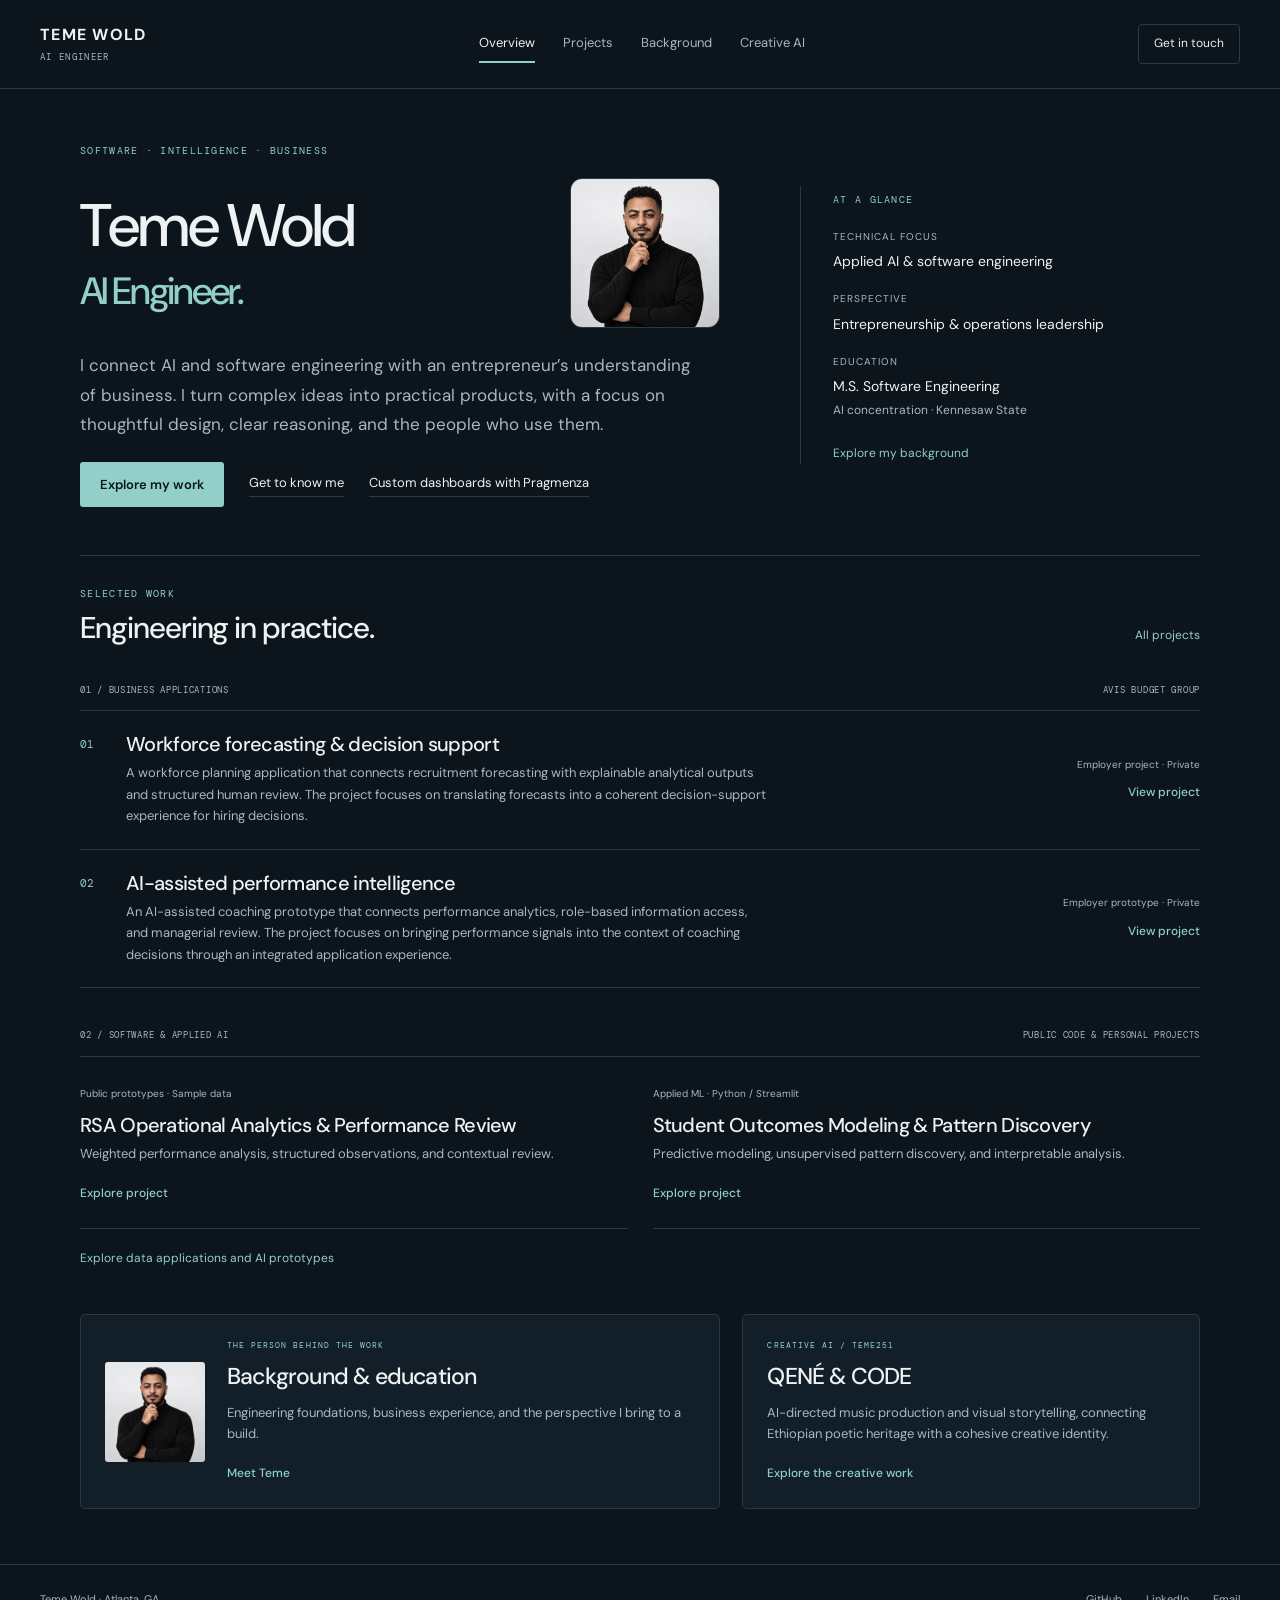
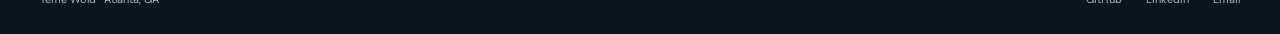
<file: docs/index.html>
<!doctype html><html lang="en"><head><meta charset="utf-8"><meta name="viewport" content="width=device-width,initial-scale=1"><meta name="theme-color" content="#0c141c"><title>AI Engineer | Teme Wold</title><meta name="description" content="Teme Wold, AI engineer. Explore selected engineering work, applied AI, software projects, and professional background."><meta property="og:title" content="AI Engineer | Teme Wold"><meta property="og:image" content="https://teme251.github.io/teme251/assets/teme-portrait-color.webp"><link rel="stylesheet" href="portfolio.css?v=3"><script src="portfolio.js?v=1" defer></script></head><body><a class="skip" href="#main">Skip to content</a><header><a class="brand" href="index.html">TEME WOLD<span>AI ENGINEER</span></a><nav aria-label="Main navigation"><a href="index.html" aria-current="page">Overview</a><a href="projects.html">Projects</a><a href="background.html">Background</a><a href="music.html">Creative AI</a></nav><a class="contact-nav" href="mailto:pmtemesgen@icloud.com">Get in touch</a></header><main id="main"><section class="intro"><div><p class="eyebrow">SOFTWARE · INTELLIGENCE · BUSINESS</p><div class="intro-identity"><h1>Teme Wold<span>AI Engineer.</span></h1><img class="intro-portrait" src="assets/teme-portrait-color.webp" alt="Portrait of Teme Wold" width="1000" height="1000" fetchpriority="high" decoding="async"></div><p class="intro-text">I connect AI and software engineering with an entrepreneur’s understanding of business. I turn complex ideas into practical products, with a focus on thoughtful design, clear reasoning, and the people who use them.</p><div class="actions"><a class="button" href="projects.html">Explore my work</a><a class="text-link" href="background.html">Get to know me</a><a class="text-link" href="https://pragmenza.com/services/custom-software-ai-automation">Custom dashboards with Pragmenza</a></div></div><aside class="profile-summary"><span class="eyebrow">AT A GLANCE</span><dl><div><dt>Technical focus</dt><dd>Applied AI & software engineering</dd></div><div><dt>Perspective</dt><dd>Entrepreneurship & operations leadership</dd></div><div><dt>Education</dt><dd>M.S. Software Engineering<br><small>AI concentration · Kennesaw State</small></dd></div></dl><a href="background.html">Explore my background</a></aside></section>
<section class="selected" id="featured"><div class="section-head"><div><p class="eyebrow">SELECTED WORK</p><h2>Engineering in practice.</h2></div><a href="projects.html">All projects</a></div><div class="group-label"><span>01 / BUSINESS APPLICATIONS</span><span>AVIS BUDGET GROUP</span></div><a class="project-row" href="project-forecast.html"><span class="row-number">01</span><div><h3>Workforce forecasting &amp; decision support</h3><p>A workforce planning application that connects recruitment forecasting with explainable analytical outputs and structured human review. The project focuses on translating forecasts into a coherent decision-support experience for hiring decisions.</p></div><div class="row-end"><span>Employer project · Private</span><strong>View project</strong></div></a><a class="project-row" href="project-coaching.html"><span class="row-number">02</span><div><h3>AI-assisted performance intelligence</h3><p>An AI-assisted coaching prototype that connects performance analytics, role-based information access, and managerial review. The project focuses on bringing performance signals into the context of coaching decisions through an integrated application experience.</p></div><div class="row-end"><span>Employer prototype · Private</span><strong>View project</strong></div></a><div class="group-label second"><span>02 / SOFTWARE & APPLIED AI</span><span>PUBLIC CODE & PERSONAL PROJECTS</span></div><div class="compact-projects"><a href="project-rsa.html"><span>Public prototypes · Sample data</span><h3>RSA Operational Analytics &amp; Performance Review</h3><p>Weighted performance analysis, structured observations, and contextual review.</p><strong>Explore project</strong></a><a href="project-student.html"><span>Applied ML · Python / Streamlit</span><h3>Student Outcomes Modeling &amp; Pattern Discovery</h3><p>Predictive modeling, unsupervised pattern discovery, and interpretable analysis.</p><strong>Explore project</strong></a></div><a class="more-link" href="projects.html#software">Explore data applications and AI prototypes</a></section>
<section class="pathways" aria-label="Explore the portfolio"><a class="background-preview" href="background.html"><img src="assets/teme-portrait-color.webp" width="1000" height="1000" alt="Teme Wold" loading="lazy"><div><span class="eyebrow">THE PERSON BEHIND THE WORK</span><h2>Background & education</h2><p>Engineering foundations, business experience, and the perspective I bring to a build.</p><strong>Meet Teme</strong></div></a><a class="creative-preview" href="music.html"><span class="eyebrow">CREATIVE AI / TEME251</span><h2>QENÉ & CODE</h2><p>AI-directed music production and visual storytelling, connecting Ethiopian poetic heritage with a cohesive creative identity.</p><strong>Explore the creative work</strong></a></section></main><footer><span>Teme Wold · Atlanta, GA</span><div><a href="https://github.com/teme251" target="_blank" rel="noopener noreferrer">GitHub</a><a href="https://www.linkedin.com/in/teme251/" target="_blank" rel="noopener noreferrer">LinkedIn</a><a href="mailto:pmtemesgen@icloud.com">Email</a></div></footer></body></html>
</file>
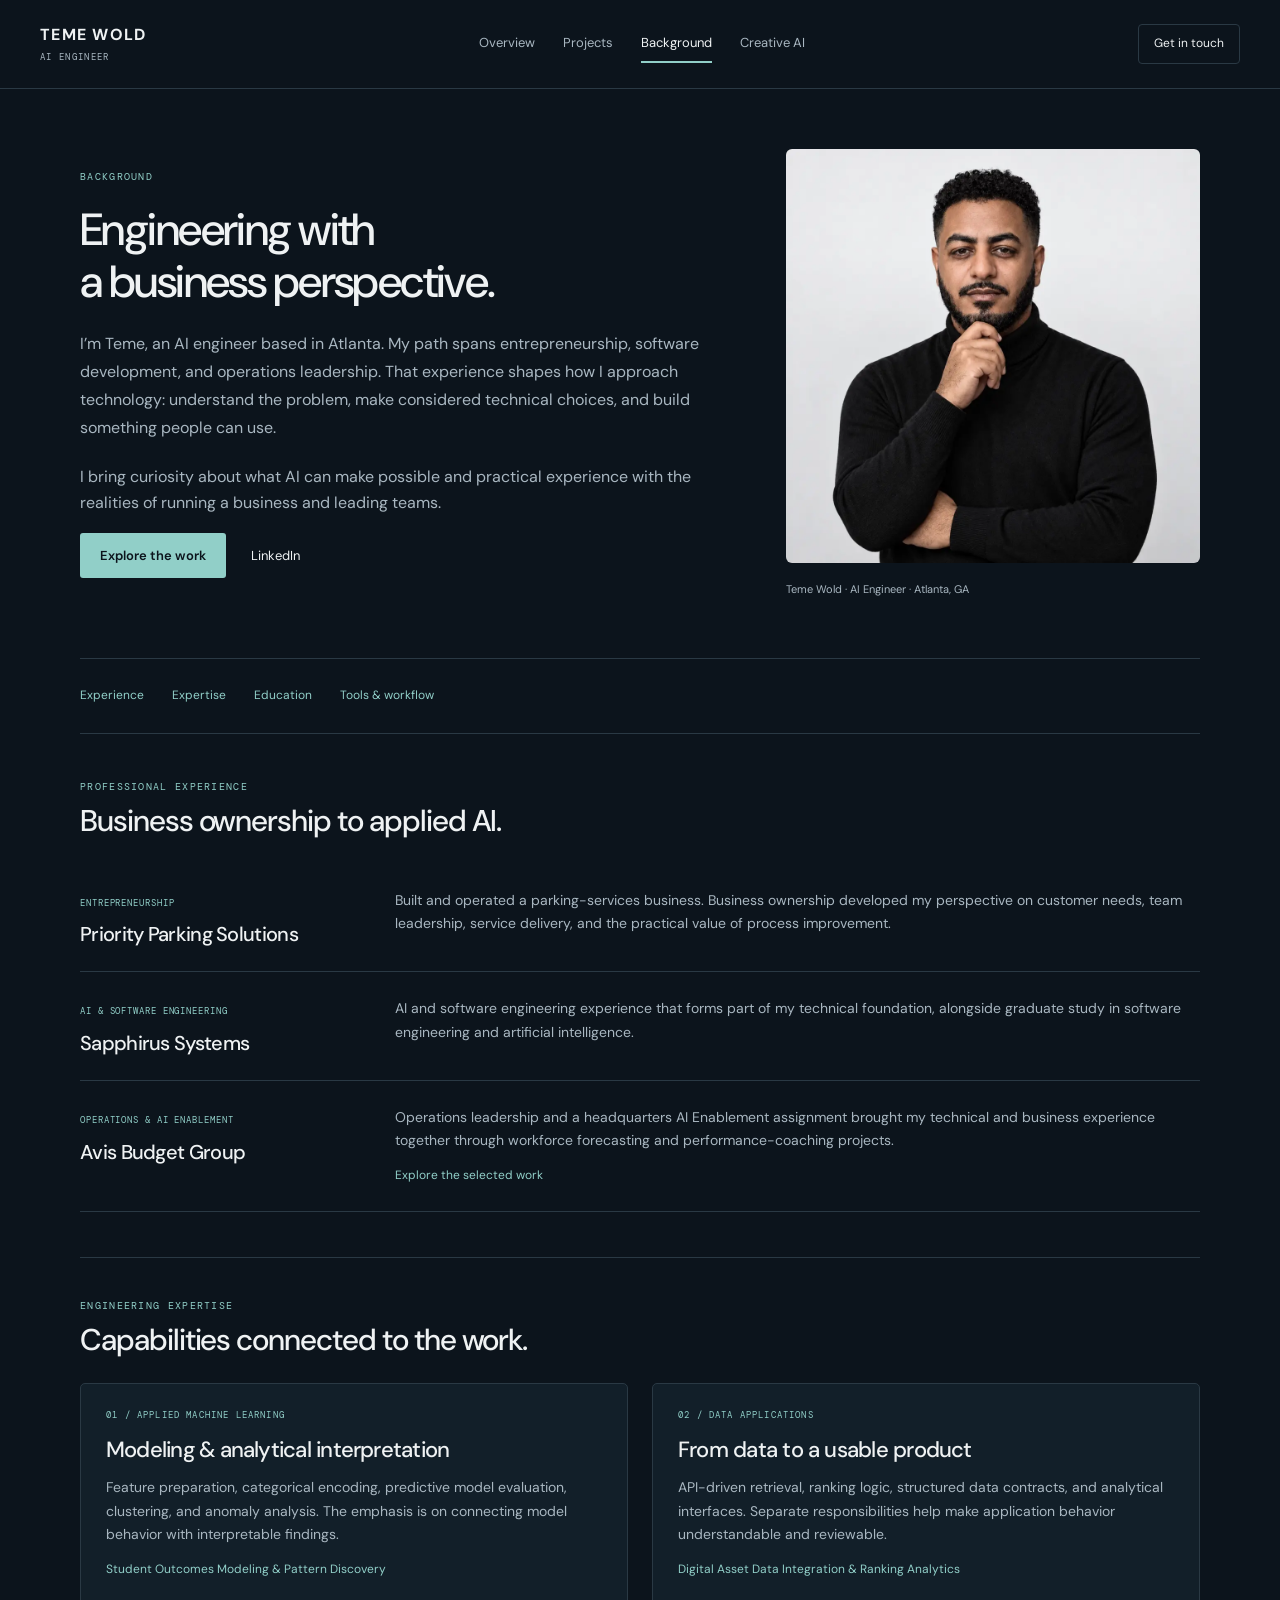
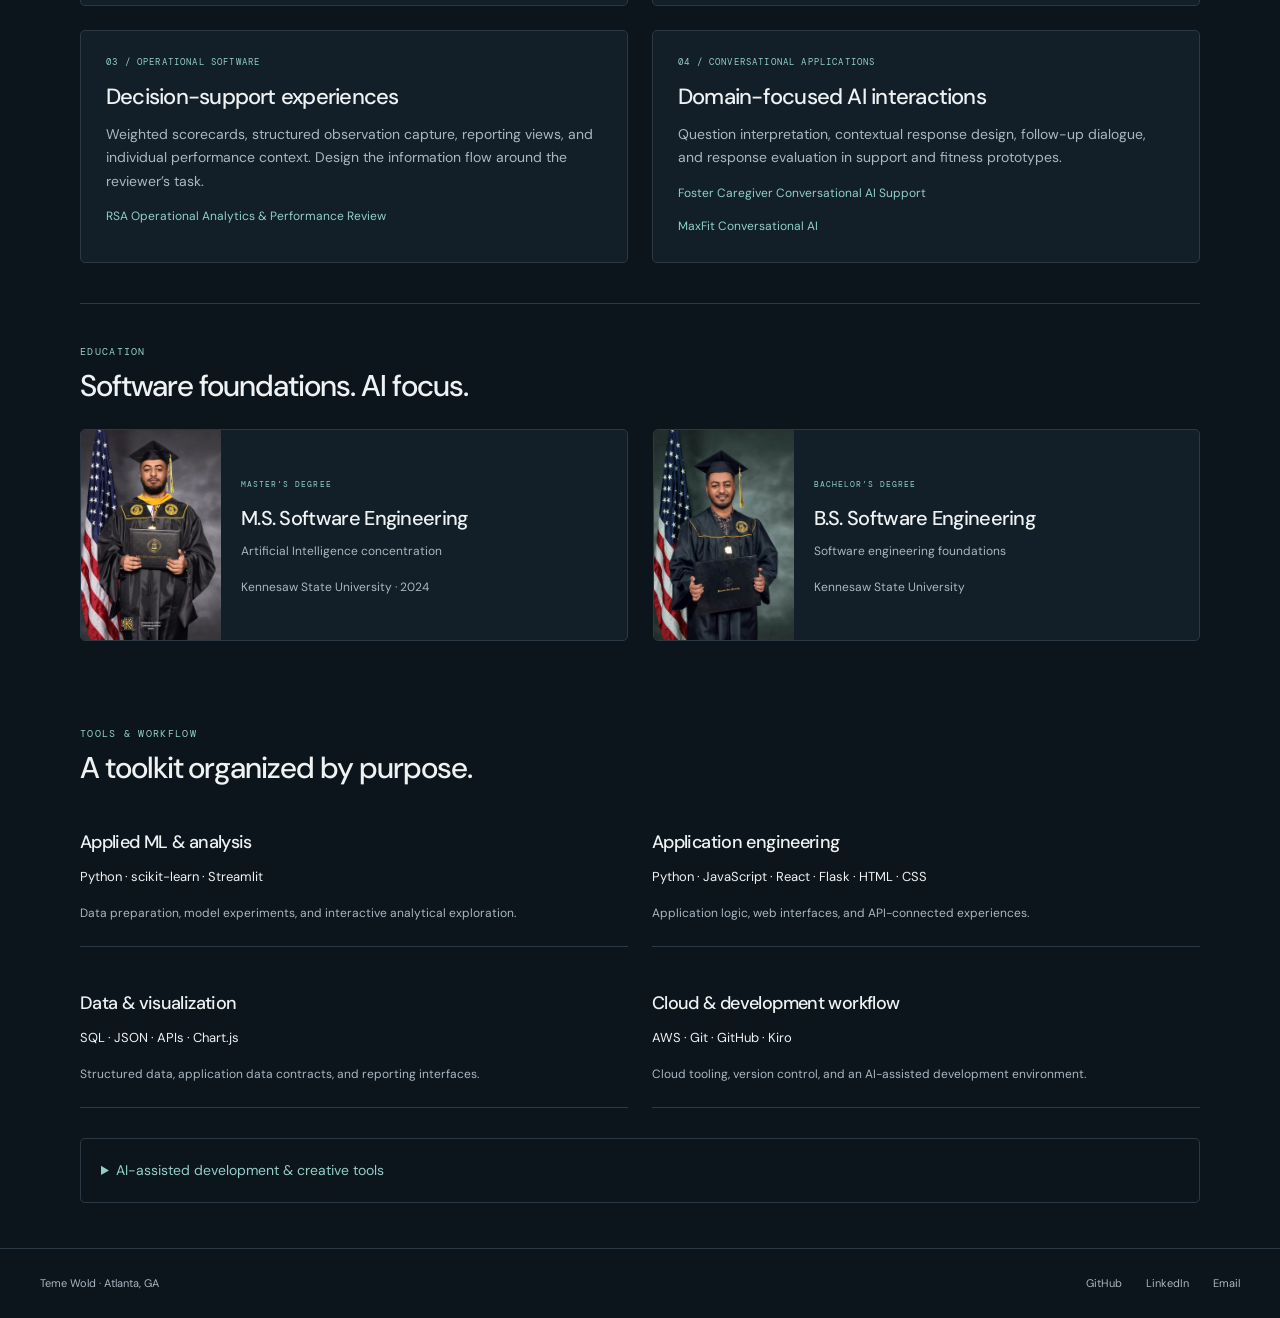
<file: docs/background.html>
<!doctype html><html lang="en"><head><meta charset="utf-8"><meta name="viewport" content="width=device-width,initial-scale=1"><meta name="theme-color" content="#0c141c"><title>Background &amp; Education | Teme Wold</title><meta name="description" content="Teme Wold, AI engineer. Explore selected engineering work, applied AI, software projects, and professional background."><meta property="og:title" content="Background &amp; Education | Teme Wold"><meta property="og:image" content="https://teme251.github.io/teme251/assets/teme-portrait-color.webp"><link rel="stylesheet" href="portfolio.css?v=4"><script src="portfolio.js?v=1" defer></script></head><body><a class="skip" href="#main">Skip to content</a><header><a class="brand" href="index.html">TEME WOLD<span>AI ENGINEER</span></a><nav aria-label="Main navigation"><a href="index.html">Overview</a><a href="projects.html">Projects</a><a href="background.html" aria-current="page">Background</a><a href="music.html">Creative AI</a></nav><a class="contact-nav" href="mailto:pmtemesgen@icloud.com">Get in touch</a></header><main id="main"><section class="bio"><div><p class="eyebrow">BACKGROUND</p><h1>Engineering with<br>a business perspective.</h1><p class="intro-text">I’m Teme, an AI engineer based in Atlanta. My path spans entrepreneurship, software development, and operations leadership. That experience shapes how I approach technology: understand the problem, make considered technical choices, and build something people can use.</p><p>I bring curiosity about what AI can make possible and practical experience with the realities of running a business and leading teams.</p><div class="actions"><a class="button" href="projects.html">Explore the work</a><a href="https://www.linkedin.com/in/teme251/" target="_blank" rel="noopener noreferrer">LinkedIn</a></div></div><figure><img src="assets/teme-portrait-color.webp" width="1000" height="1000" alt="Portrait of Teme Wold"><figcaption>Teme Wold · AI Engineer · Atlanta, GA</figcaption></figure></section><nav class="background-index" aria-label="Background sections"><a href="#experience">Experience</a><a href="#expertise">Expertise</a><a href="#education">Education</a><a href="#toolkit">Tools & workflow</a></nav>
<section class="experience-section" id="experience"><div class="section-head"><div><p class="eyebrow">PROFESSIONAL EXPERIENCE</p><h2>Business ownership to applied AI.</h2></div></div><div class="experience-list"><article><div><span>ENTREPRENEURSHIP</span><h3>Priority Parking Solutions</h3></div><p>Built and operated a parking-services business. Business ownership developed my perspective on customer needs, team leadership, service delivery, and the practical value of process improvement.</p></article><article><div><span>AI & SOFTWARE ENGINEERING</span><h3>Sapphirus Systems</h3></div><p>AI and software engineering experience that forms part of my technical foundation, alongside graduate study in software engineering and artificial intelligence.</p></article><article><div><span>OPERATIONS & AI ENABLEMENT</span><h3>Avis Budget Group</h3></div><div><p>Operations leadership and a headquarters AI Enablement assignment brought my technical and business experience together through workforce forecasting and performance-coaching projects.</p><a href="projects.html#business">Explore the selected work</a></div></article></div></section>
<section class="capabilities" id="expertise"><div class="section-head"><div><p class="eyebrow">ENGINEERING EXPERTISE</p><h2>Capabilities connected to the work.</h2></div></div><div class="expertise-grid"><article><span class="eyebrow">01 / APPLIED MACHINE LEARNING</span><h3>Modeling & analytical interpretation</h3><p>Feature preparation, categorical encoding, predictive model evaluation, clustering, and anomaly analysis. The emphasis is on connecting model behavior with interpretable findings.</p><a href="project-student.html">Student Outcomes Modeling & Pattern Discovery</a></article><article><span class="eyebrow">02 / DATA APPLICATIONS</span><h3>From data to a usable product</h3><p>API-driven retrieval, ranking logic, structured data contracts, and analytical interfaces. Separate responsibilities help make application behavior understandable and reviewable.</p><a href="project-crypto.html">Digital Asset Data Integration & Ranking Analytics</a></article><article><span class="eyebrow">03 / OPERATIONAL SOFTWARE</span><h3>Decision-support experiences</h3><p>Weighted scorecards, structured observation capture, reporting views, and individual performance context. Design the information flow around the reviewer’s task.</p><a href="project-rsa.html">RSA Operational Analytics & Performance Review</a></article><article><span class="eyebrow">04 / CONVERSATIONAL APPLICATIONS</span><h3>Domain-focused AI interactions</h3><p>Question interpretation, contextual response design, follow-up dialogue, and response evaluation in support and fitness prototypes.</p><a href="project-foster.html">Foster Caregiver Conversational AI Support</a><a href="project-maxfit.html">MaxFit Conversational AI</a></article></div></section>
<section class="education" id="education"><div class="section-head"><div><p class="eyebrow">EDUCATION</p><h2>Software foundations. AI focus.</h2></div></div><div class="education-grid"><article><img src="assets/teme-masters.webp" width="640" height="960" alt="Teme’s 2024 master’s graduation portrait at Kennesaw State University" loading="lazy"><div><span class="eyebrow">MASTER’S DEGREE</span><h3>M.S. Software Engineering</h3><p>Artificial Intelligence concentration</p><small>Kennesaw State University · 2024</small></div></article><article><img src="assets/teme-bachelors.webp" width="640" height="960" alt="Teme’s bachelor’s graduation portrait at Kennesaw State University" loading="lazy"><div><span class="eyebrow">BACHELOR’S DEGREE</span><h3>B.S. Software Engineering</h3><p>Software engineering foundations</p><small>Kennesaw State University</small></div></article></div></section><section class="toolkit-section" id="toolkit"><div class="section-head"><div><p class="eyebrow">TOOLS & WORKFLOW</p><h2>A toolkit organized by purpose.</h2></div></div><div class="toolkit-grid"><article><h3>Applied ML & analysis</h3><p>Python · scikit-learn · Streamlit</p><small>Data preparation, model experiments, and interactive analytical exploration.</small></article><article><h3>Application engineering</h3><p>Python · JavaScript · React · Flask · HTML · CSS</p><small>Application logic, web interfaces, and API-connected experiences.</small></article><article><h3>Data & visualization</h3><p>SQL · JSON · APIs · Chart.js</p><small>Structured data, application data contracts, and reporting interfaces.</small></article><article><h3>Cloud & development workflow</h3><p>AWS · Git · GitHub · Kiro</p><small>Cloud tooling, version control, and an AI-assisted development environment.</small></article></div><details class="workflow-details"><summary>AI-assisted development & creative tools</summary><div class="workflow-grid"><div><h3>Development collaboration</h3><p>Claude · ChatGPT / Codex · Kiro</p><small>Tools I use for technical exploration, implementation support, and iterative review.</small></div><div><h3>Creative production</h3><p>Suno · Higgsfield</p><small>AI-enabled music and visual production, shaped by writing, direction, and selection.</small><a href="music.html">Explore QENÉ & CODE</a></div></div></details></section></main><footer><span>Teme Wold · Atlanta, GA</span><div><a href="https://github.com/teme251" target="_blank" rel="noopener noreferrer">GitHub</a><a href="https://www.linkedin.com/in/teme251/" target="_blank" rel="noopener noreferrer">LinkedIn</a><a href="mailto:pmtemesgen@icloud.com">Email</a></div></footer></body></html>
</file>
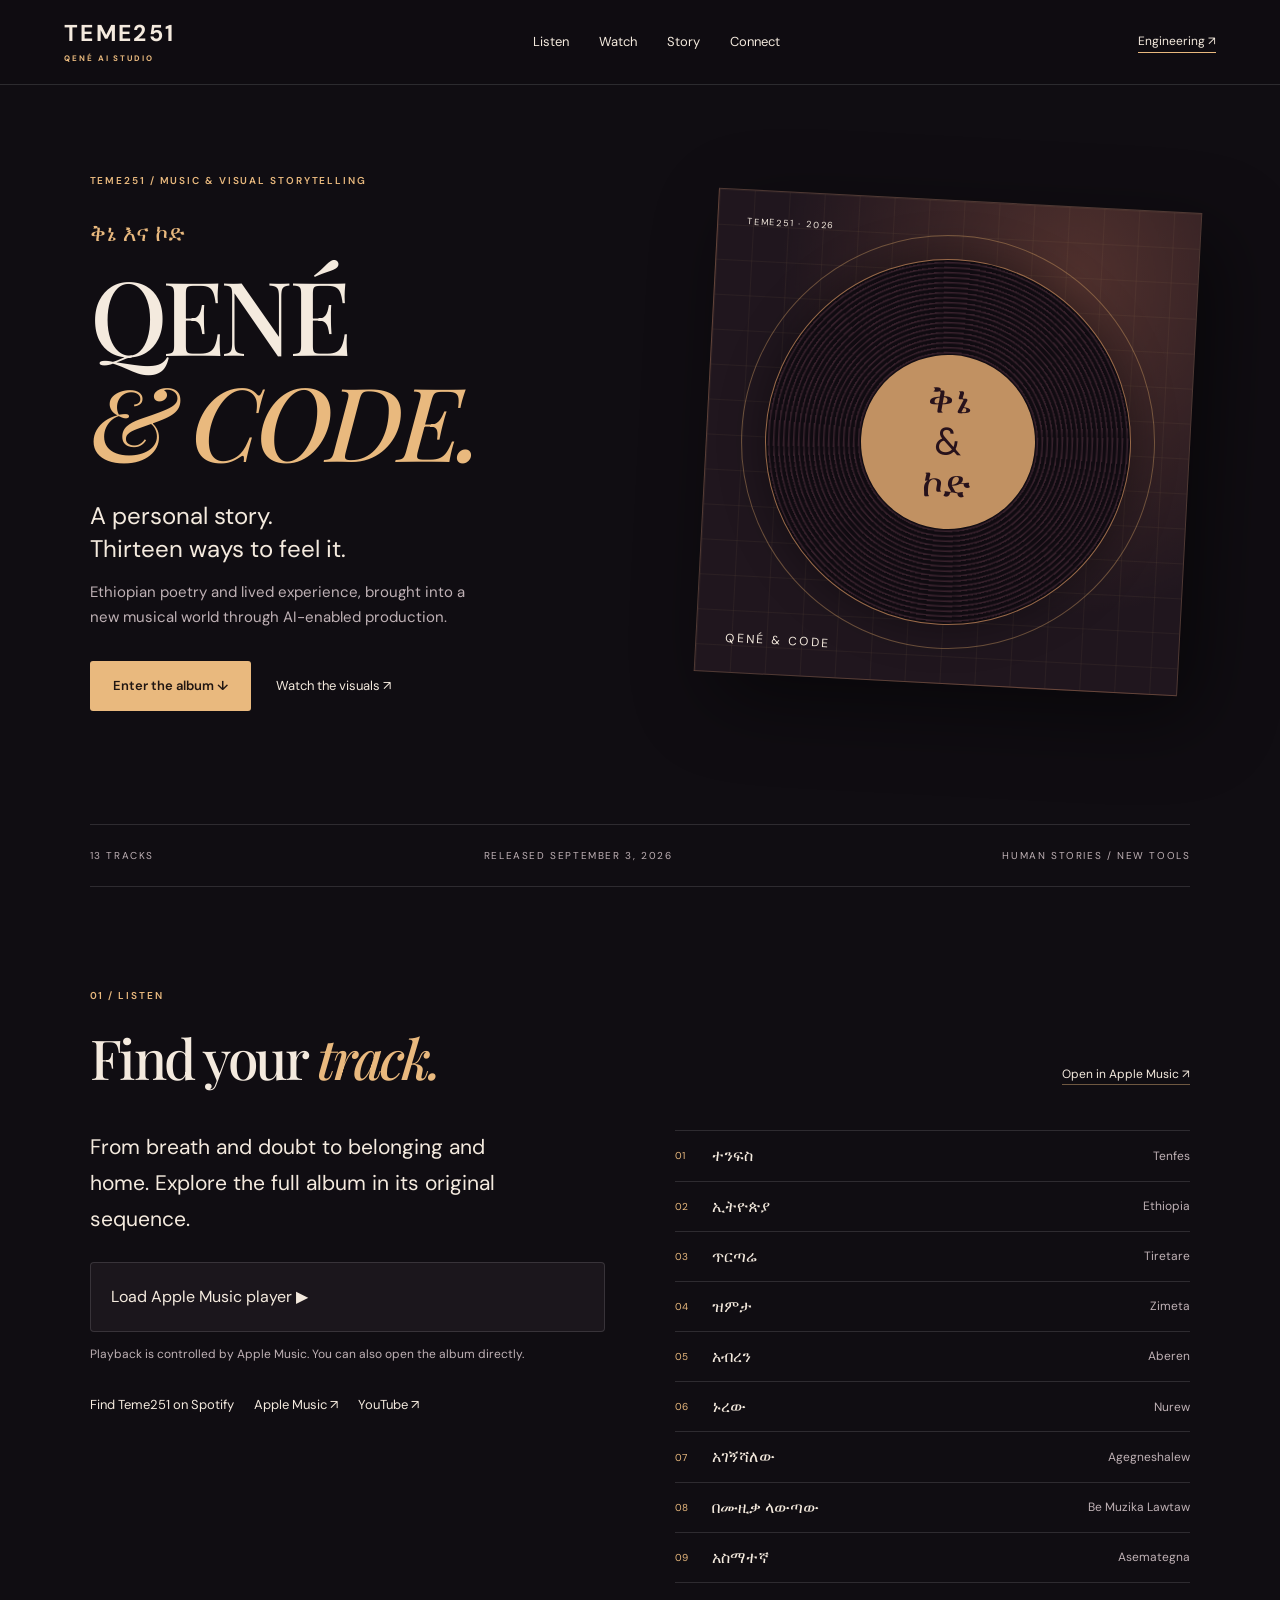
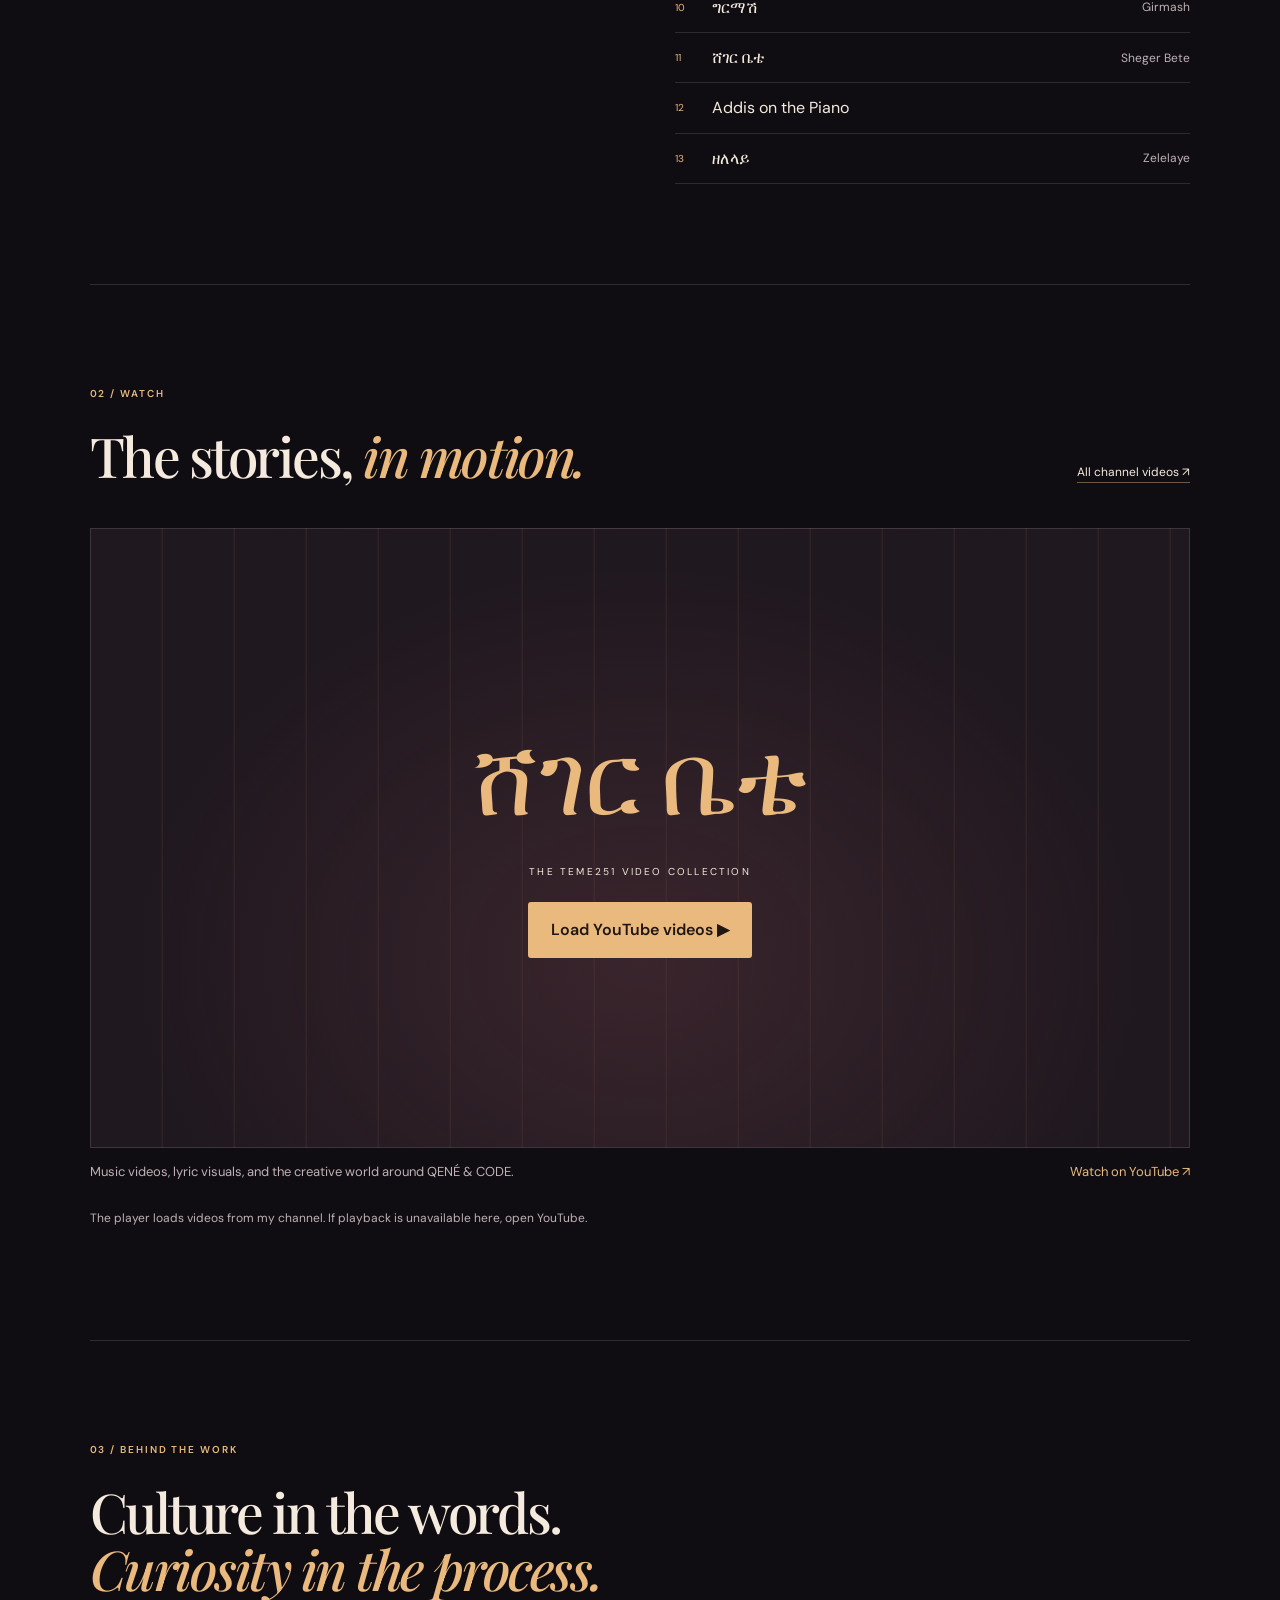
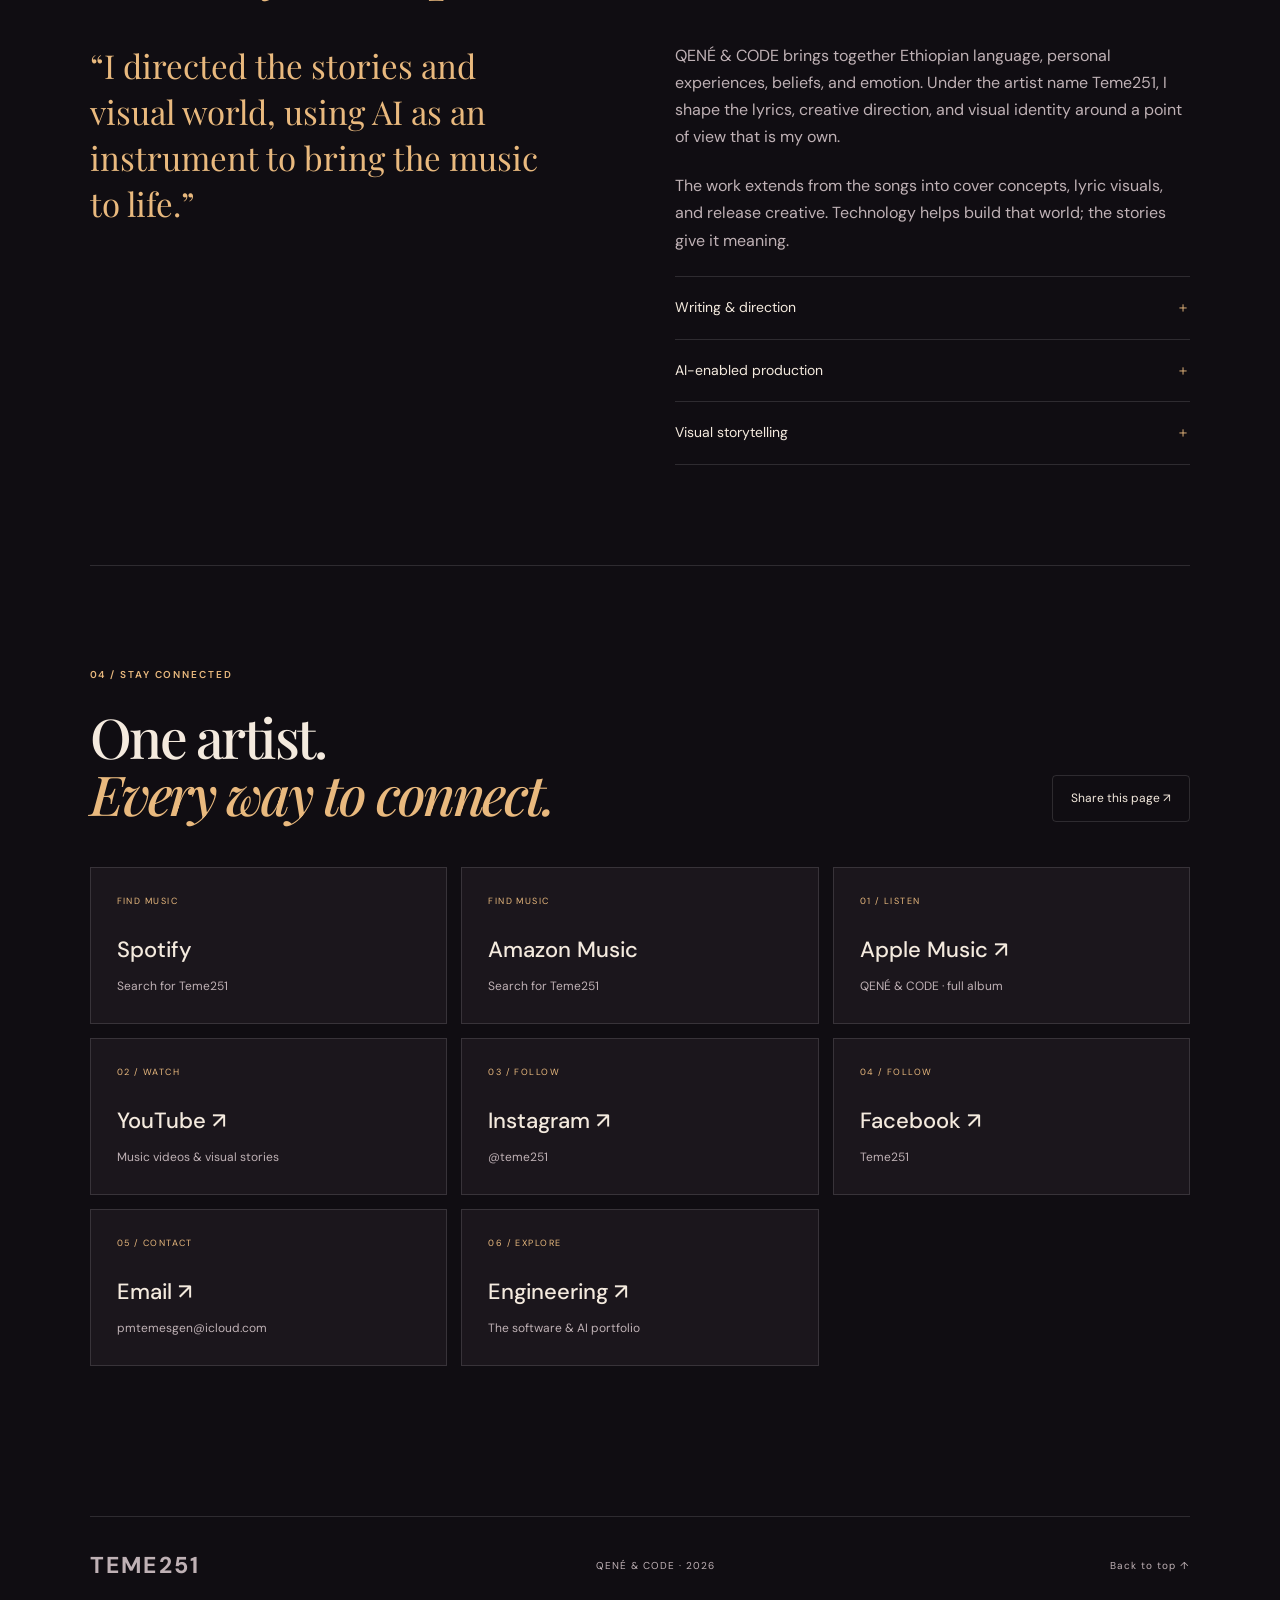
<file: docs/music.html>
<!doctype html>
<html lang="en"><head><meta charset="utf-8"><meta name="viewport" content="width=device-width,initial-scale=1"><meta name="theme-color" content="#100d12"><title>Teme251 — QENÉ & CODE | Music & Stories</title><meta name="description" content="Enter the world of Teme251. QENÉ & CODE: thirteen tracks of Ethiopian storytelling, personal lyrics, and AI-enabled music. Listen, watch, and connect."><meta property="og:title" content="Teme251 — QENÉ & CODE"><meta property="og:description" content="A personal story in thirteen tracks. Listen, watch, and explore the creative process."><meta property="og:type" content="website"><meta property="og:url" content="https://teme251.github.io/teme251/music.html"><link rel="canonical" href="https://teme251.github.io/teme251/music.html"><link rel="stylesheet" href="music.css?v=2"><script src="music.js?v=2" defer></script></head>
<body><a class="skip" href="#listen">Skip to music</a><header><a class="wordmark" href="#top">TEME251<span>QENÉ AI STUDIO</span></a><nav aria-label="Music navigation"><a href="#listen">Listen</a><a href="#watch">Watch</a><a href="#story">Story</a><a href="#connect">Connect</a></nav><a class="engineering" href="index.html">Engineering ↗</a></header>
<main id="top"><section class="music-hero"><div><p class="eyebrow">TEME251 / MUSIC & VISUAL STORYTELLING</p><p class="script" lang="am">ቅኔ እና ኮድ</p><h1>QENÉ<br><i>& CODE.</i></h1><p class="lede">A personal story.<br>Thirteen ways to feel it.</p><p class="intro">Ethiopian poetry and lived experience, brought into a new musical world through AI-enabled production.</p><div class="actions"><a class="primary" href="#listen">Enter the album ↓</a><a href="#watch">Watch the visuals ↗</a></div></div><div class="qene-art" role="img" aria-label="Illustrated album graphic with concentric record grooves, Ethiopian script, and QENÉ & CODE lettering">
          <div class="qene-art-grid"></div><div class="qene-art-orbit"></div><div class="qene-art-disc"><span>ቅኔ<br>&<br>ኮድ</span></div><span class="qene-art-label">QENÉ & CODE</span><span class="qene-art-credit">TEME251 · 2026</span>
        </div></section>
<div class="release-line"><span>13 TRACKS</span><span>RELEASED SEPTEMBER 3, 2026</span><span>HUMAN STORIES / NEW TOOLS</span></div>
<section id="listen"><div class="section-title"><div><p class="eyebrow">01 / LISTEN</p><h2>Find your <i>track.</i></h2></div><a class="outlink" href="https://music.apple.com/album/6803089269" target="_blank" rel="noopener noreferrer">Open in Apple Music ↗</a></div><div class="listen-grid"><div><p class="section-intro">From breath and doubt to belonging and home. Explore the full album in its original sequence.</p><button class="player-button" id="load-audio" type="button">Load Apple Music player ▶</button><div id="audio-player" class="player-slot"></div><p class="hint">Playback is controlled by Apple Music. You can also open the album directly.</p><div class="small-links"><a href="https://open.spotify.com/search/Teme251" target="_blank" rel="noopener noreferrer">Find Teme251 on Spotify</a><a href="https://music.apple.com/album/6803089269" target="_blank" rel="noopener noreferrer">Apple Music ↗</a><a href="https://www.youtube.com/channel/UCIlEJD_ez00ATB5yejwNp7w" target="_blank" rel="noopener noreferrer">YouTube ↗</a></div></div><div class="track-panel"><ol class="qene-tracklist"><li><span>ተንፍስ</span><small>Tenfes</small></li><li><span>ኢትዮጵያ</span><small>Ethiopia</small></li><li><span>ጥርጣሬ</span><small>Tiretare</small></li><li><span>ዝምታ</span><small>Zimeta</small></li><li><span>አብረን</span><small>Aberen</small></li><li><span>ኑረው</span><small>Nurew</small></li><li><span>አገኝሻለው</span><small>Agegneshalew</small></li><li><span>በሙዚቃ ላውጣው</span><small>Be Muzika Lawtaw</small></li><li><span>አስማተኛ</span><small>Asemategna</small></li><li><span>ግርማሽ</span><small>Girmash</small></li><li><span>ሸገር ቤቴ</span><small>Sheger Bete</small></li><li><span>Addis on the Piano</span></li><li><span>ዘለላይ</span><small>Zelelaye</small></li></ol></div></div></section>
<section id="watch"><div class="section-title"><div><p class="eyebrow">02 / WATCH</p><h2>The stories, <i>in motion.</i></h2></div><a class="outlink" href="https://www.youtube.com/channel/UCIlEJD_ez00ATB5yejwNp7w/videos" target="_blank" rel="noopener noreferrer">All channel videos ↗</a></div><div class="video-frame" id="video-player"><div class="video-poster"><span class="video-script" lang="am">ሸገር ቤቴ</span><p>THE TEME251 VIDEO COLLECTION</p><button class="primary" id="load-video" type="button">Load YouTube videos ▶</button></div></div><div class="video-caption"><p>Music videos, lyric visuals, and the creative world around QENÉ & CODE.</p><a href="https://www.youtube.com/channel/UCIlEJD_ez00ATB5yejwNp7w" target="_blank" rel="noopener noreferrer">Watch on YouTube ↗</a></div><p class="hint">The player loads videos from my channel. If playback is unavailable here, open YouTube.</p></section>
<section id="story"><div class="section-title"><div><p class="eyebrow">03 / BEHIND THE WORK</p><h2>Culture in the words.<br><i>Curiosity in the process.</i></h2></div></div><div class="story-grid"><p class="story-lede">“I directed the stories and visual world, using AI as an instrument to bring the music to life.”</p><div><p>QENÉ & CODE brings together Ethiopian language, personal experiences, beliefs, and emotion. Under the artist name Teme251, I shape the lyrics, creative direction, and visual identity around a point of view that is my own.</p><p>The work extends from the songs into cover concepts, lyric visuals, and release creative. Technology helps build that world; the stories give it meaning.</p><details><summary>Writing & direction <span>＋</span></summary><p>Personal stories and Ethiopian cultural perspective guide the words, themes, and creative choices across the album.</p></details><details><summary>AI-enabled production <span>＋</span></summary><p>I use AI as a production instrument, guiding and selecting material around the intent of each song. The album is an exploration of how human direction can shape a new creative workflow.</p></details><details><summary>Visual storytelling <span>＋</span></summary><p>The release includes visual identity, lyric visuals, and promotional creative. Follow the YouTube, Instagram, and Facebook pages for the work surrounding the music.</p></details></div></div></section>
<section id="connect"><div class="section-title"><div><p class="eyebrow">04 / STAY CONNECTED</p><h2>One artist.<br><i>Every way to connect.</i></h2></div><button class="share" id="share-page" type="button">Share this page ↗</button></div><div class="link-grid"><a href="https://open.spotify.com/search/Teme251" target="_blank" rel="noopener noreferrer"><span>FIND MUSIC</span><strong>Spotify</strong><small>Search for Teme251</small></a><a href="https://music.amazon.com/search/Teme251" target="_blank" rel="noopener noreferrer"><span>FIND MUSIC</span><strong>Amazon Music</strong><small>Search for Teme251</small></a><a href="https://music.apple.com/album/6803089269" target="_blank" rel="noopener noreferrer"><span>01 / LISTEN</span><strong>Apple Music ↗</strong><small>QENÉ & CODE · full album</small></a><a href="https://www.youtube.com/channel/UCIlEJD_ez00ATB5yejwNp7w" target="_blank" rel="noopener noreferrer"><span>02 / WATCH</span><strong>YouTube ↗</strong><small>Music videos & visual stories</small></a><a href="https://www.instagram.com/teme251/" target="_blank" rel="noopener noreferrer"><span>03 / FOLLOW</span><strong>Instagram ↗</strong><small>@teme251</small></a><a href="https://www.facebook.com/Teme251/" target="_blank" rel="noopener noreferrer"><span>04 / FOLLOW</span><strong>Facebook ↗</strong><small>Teme251</small></a><a href="mailto:pmtemesgen@icloud.com"><span>05 / CONTACT</span><strong>Email ↗</strong><small>pmtemesgen@icloud.com</small></a><a href="index.html"><span>06 / EXPLORE</span><strong>Engineering ↗</strong><small>The software & AI portfolio</small></a></div><p id="share-status" role="status"></p></section></main><footer><a class="wordmark" href="#top">TEME251</a><span>QENÉ & CODE · 2026</span><a href="#top">Back to top ↑</a></footer></body></html>
</file>
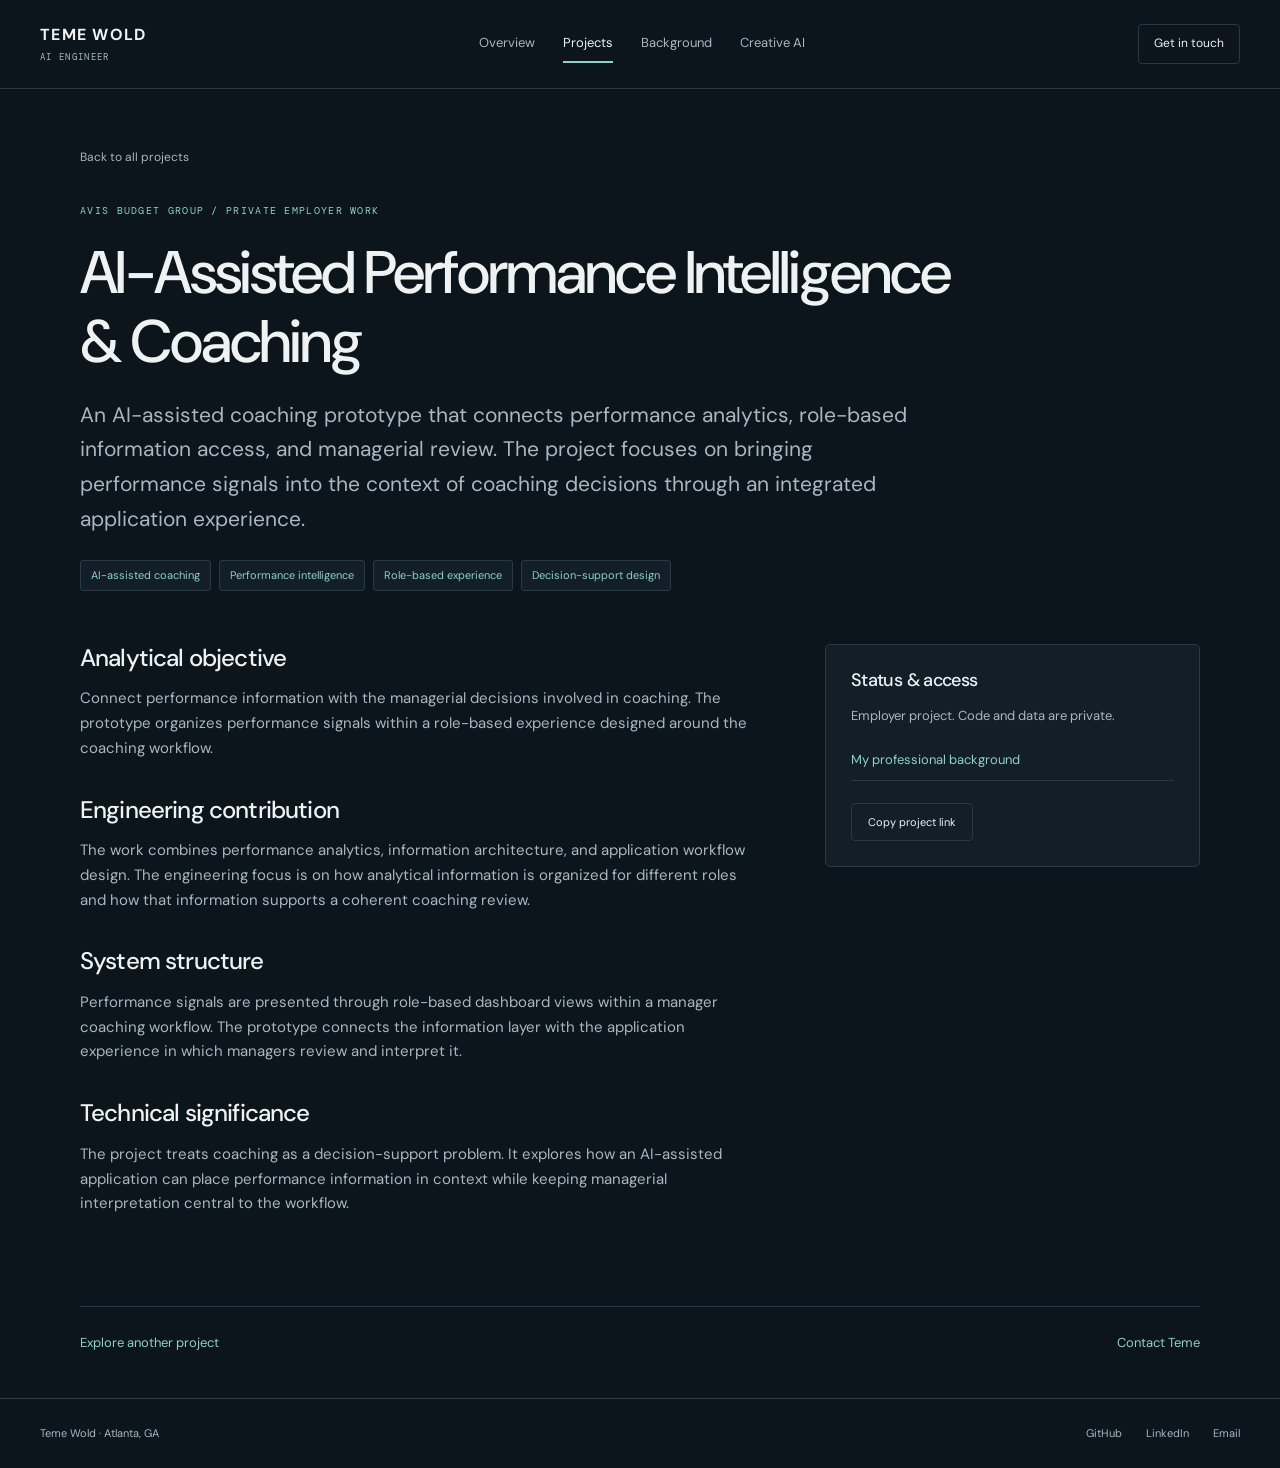
<file: docs/project-coaching.html>
<!doctype html><html lang="en"><head><meta charset="utf-8"><meta name="viewport" content="width=device-width,initial-scale=1"><meta name="theme-color" content="#0c141c"><title>AI-Assisted Performance Intelligence &amp; Coaching | Teme Wold</title><meta name="description" content="An AI-assisted coaching prototype that connects performance analytics, role-based information access, and managerial review. The project focuses on bringing performance signals into the context of coaching decisions through an integrated application experience."><meta property="og:title" content="AI-Assisted Performance Intelligence &amp; Coaching | Teme Wold"><meta property="og:image" content="https://teme251.github.io/teme251/assets/teme-portrait-color.webp"><link rel="stylesheet" href="portfolio.css?v=2"><script src="portfolio.js?v=1" defer></script></head><body><a class="skip" href="#main">Skip to content</a><header><a class="brand" href="index.html">TEME WOLD<span>AI ENGINEER</span></a><nav aria-label="Main navigation"><a href="index.html">Overview</a><a href="projects.html" aria-current="page">Projects</a><a href="background.html">Background</a><a href="music.html">Creative AI</a></nav><a class="contact-nav" href="mailto:pmtemesgen@icloud.com">Get in touch</a></header><main id="main"><section class="case-intro"><a class="back-link" href="projects.html">Back to all projects</a><p class="eyebrow">AVIS BUDGET GROUP / PRIVATE EMPLOYER WORK</p><h1>AI-Assisted Performance Intelligence &amp; Coaching</h1><p class="case-lede">An AI-assisted coaching prototype that connects performance analytics, role-based information access, and managerial review. The project focuses on bringing performance signals into the context of coaching decisions through an integrated application experience.</p><div class="technology-list" aria-label="Engineering disciplines"><span>AI-assisted coaching</span><span>Performance intelligence</span><span>Role-based experience</span><span>Decision-support design</span></div></section><div class="case-layout"><section class="case-content"><h2>Analytical objective</h2><p>Connect performance information with the managerial decisions involved in coaching. The prototype organizes performance signals within a role-based experience designed around the coaching workflow.</p><h2>Engineering contribution</h2><p>The work combines performance analytics, information architecture, and application workflow design. The engineering focus is on how analytical information is organized for different roles and how that information supports a coherent coaching review.</p><h2>System structure</h2><p>Performance signals are presented through role-based dashboard views within a manager coaching workflow. The prototype connects the information layer with the application experience in which managers review and interpret it.</p><h2>Technical significance</h2><p>The project treats coaching as a decision-support problem. It explores how an AI-assisted application can place performance information in context while keeping managerial interpretation central to the workflow.</p></section><aside class="case-aside"><h2>Status & access</h2><p>Employer project. Code and data are private.</p><div class="case-links"><a href="background.html">My professional background</a></div><button class="share-button" type="button">Copy project link</button><p class="share-status" role="status"></p></aside></div><div class="directory-end"><a href="projects.html">Explore another project</a><a href="mailto:pmtemesgen@icloud.com">Contact Teme</a></div></main><footer><span>Teme Wold · Atlanta, GA</span><div><a href="https://github.com/teme251" target="_blank" rel="noopener noreferrer">GitHub</a><a href="https://www.linkedin.com/in/teme251/" target="_blank" rel="noopener noreferrer">LinkedIn</a><a href="mailto:pmtemesgen@icloud.com">Email</a></div></footer></body></html>
</file>
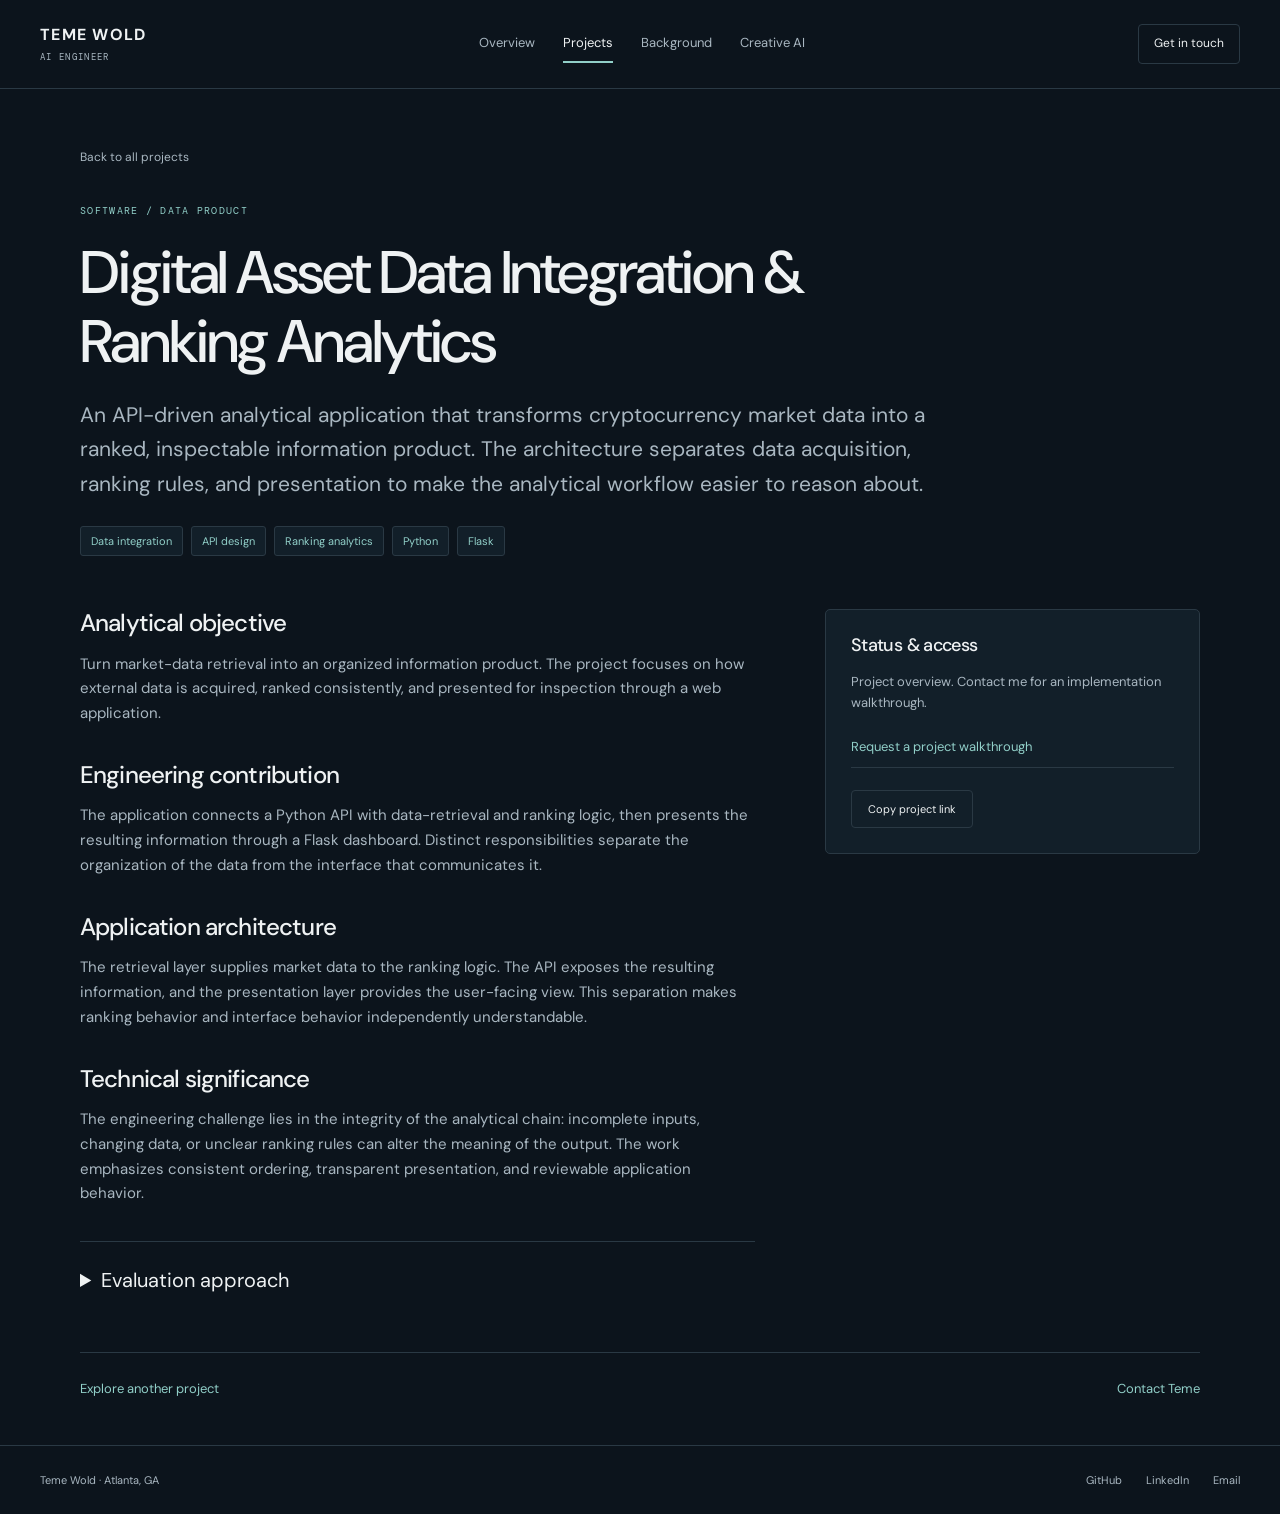
<file: docs/project-crypto.html>
<!doctype html><html lang="en"><head><meta charset="utf-8"><meta name="viewport" content="width=device-width,initial-scale=1"><meta name="theme-color" content="#0c141c"><title>Digital Asset Data Integration &amp; Ranking Analytics | Teme Wold</title><meta name="description" content="An API-driven analytical application that transforms cryptocurrency market data into a ranked, inspectable information product. The architecture separates data acquisition, ranking rules, and presentation to make the analytical workflow easier to reason about."><meta property="og:title" content="Digital Asset Data Integration &amp; Ranking Analytics | Teme Wold"><meta property="og:image" content="https://teme251.github.io/teme251/assets/teme-portrait-color.webp"><link rel="stylesheet" href="portfolio.css?v=2"><script src="portfolio.js?v=1" defer></script></head><body><a class="skip" href="#main">Skip to content</a><header><a class="brand" href="index.html">TEME WOLD<span>AI ENGINEER</span></a><nav aria-label="Main navigation"><a href="index.html">Overview</a><a href="projects.html" aria-current="page">Projects</a><a href="background.html">Background</a><a href="music.html">Creative AI</a></nav><a class="contact-nav" href="mailto:pmtemesgen@icloud.com">Get in touch</a></header><main id="main"><section class="case-intro"><a class="back-link" href="projects.html">Back to all projects</a><p class="eyebrow">SOFTWARE / DATA PRODUCT</p><h1>Digital Asset Data Integration &amp; Ranking Analytics</h1><p class="case-lede">An API-driven analytical application that transforms cryptocurrency market data into a ranked, inspectable information product. The architecture separates data acquisition, ranking rules, and presentation to make the analytical workflow easier to reason about.</p><div class="technology-list" aria-label="Engineering disciplines and technologies"><span>Data integration</span><span>API design</span><span>Ranking analytics</span><span>Python</span><span>Flask</span></div></section><div class="case-layout"><section class="case-content"><h2>Analytical objective</h2><p>Turn market-data retrieval into an organized information product. The project focuses on how external data is acquired, ranked consistently, and presented for inspection through a web application.</p><h2>Engineering contribution</h2><p>The application connects a Python API with data-retrieval and ranking logic, then presents the resulting information through a Flask dashboard. Distinct responsibilities separate the organization of the data from the interface that communicates it.</p><h2>Application architecture</h2><p>The retrieval layer supplies market data to the ranking logic. The API exposes the resulting information, and the presentation layer provides the user-facing view. This separation makes ranking behavior and interface behavior independently understandable.</p><h2>Technical significance</h2><p>The engineering challenge lies in the integrity of the analytical chain: incomplete inputs, changing data, or unclear ranking rules can alter the meaning of the output. The work emphasizes consistent ordering, transparent presentation, and reviewable application behavior.</p><details><summary>Evaluation approach</summary><p>Check ranking order against known examples, inspect API response behavior when data is missing, and review whether the dashboard communicates the result clearly. The focus is reliable data handling and transparent ranking behavior.</p></details></section><aside class="case-aside"><h2>Status & access</h2><p>Project overview. Contact me for an implementation walkthrough.</p><div class="case-links"><a href="mailto:pmtemesgen@icloud.com?subject=Project%20walkthrough">Request a project walkthrough</a></div><button class="share-button" type="button">Copy project link</button><p class="share-status" role="status"></p></aside></div><div class="directory-end"><a href="projects.html">Explore another project</a><a href="mailto:pmtemesgen@icloud.com">Contact Teme</a></div></main><footer><span>Teme Wold · Atlanta, GA</span><div><a href="https://github.com/teme251" target="_blank" rel="noopener noreferrer">GitHub</a><a href="https://www.linkedin.com/in/teme251/" target="_blank" rel="noopener noreferrer">LinkedIn</a><a href="mailto:pmtemesgen@icloud.com">Email</a></div></footer></body></html>
</file>
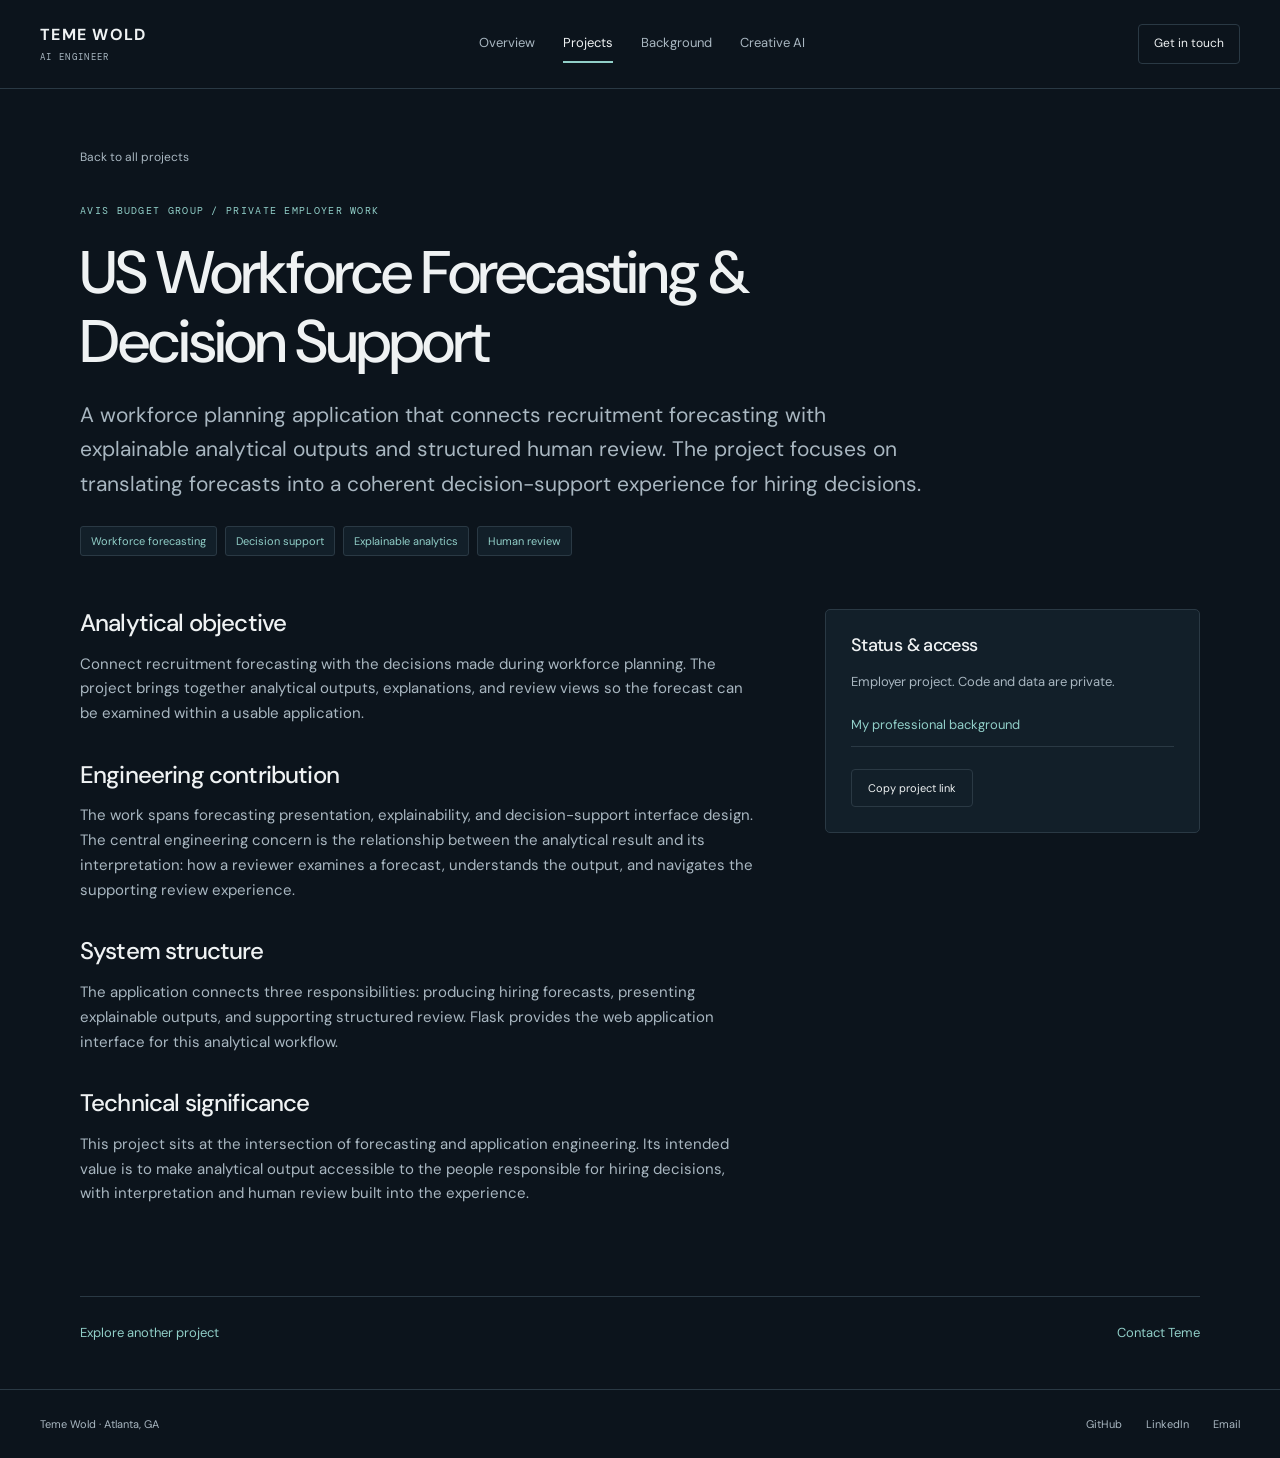
<file: docs/project-forecast.html>
<!doctype html><html lang="en"><head><meta charset="utf-8"><meta name="viewport" content="width=device-width,initial-scale=1"><meta name="theme-color" content="#0c141c"><title>US Workforce Forecasting &amp; Decision Support | Teme Wold</title><meta name="description" content="A workforce planning application that connects recruitment forecasting with explainable analytical outputs and structured human review. The project focuses on translating forecasts into a coherent decision-support experience for hiring decisions."><meta property="og:title" content="US Workforce Forecasting &amp; Decision Support | Teme Wold"><meta property="og:image" content="https://teme251.github.io/teme251/assets/teme-portrait-color.webp"><link rel="stylesheet" href="portfolio.css?v=2"><script src="portfolio.js?v=1" defer></script></head><body><a class="skip" href="#main">Skip to content</a><header><a class="brand" href="index.html">TEME WOLD<span>AI ENGINEER</span></a><nav aria-label="Main navigation"><a href="index.html">Overview</a><a href="projects.html" aria-current="page">Projects</a><a href="background.html">Background</a><a href="music.html">Creative AI</a></nav><a class="contact-nav" href="mailto:pmtemesgen@icloud.com">Get in touch</a></header><main id="main"><section class="case-intro"><a class="back-link" href="projects.html">Back to all projects</a><p class="eyebrow">AVIS BUDGET GROUP / PRIVATE EMPLOYER WORK</p><h1>US Workforce Forecasting &amp; Decision Support</h1><p class="case-lede">A workforce planning application that connects recruitment forecasting with explainable analytical outputs and structured human review. The project focuses on translating forecasts into a coherent decision-support experience for hiring decisions.</p><div class="technology-list" aria-label="Engineering disciplines"><span>Workforce forecasting</span><span>Decision support</span><span>Explainable analytics</span><span>Human review</span></div></section><div class="case-layout"><section class="case-content"><h2>Analytical objective</h2><p>Connect recruitment forecasting with the decisions made during workforce planning. The project brings together analytical outputs, explanations, and review views so the forecast can be examined within a usable application.</p><h2>Engineering contribution</h2><p>The work spans forecasting presentation, explainability, and decision-support interface design. The central engineering concern is the relationship between the analytical result and its interpretation: how a reviewer examines a forecast, understands the output, and navigates the supporting review experience.</p><h2>System structure</h2><p>The application connects three responsibilities: producing hiring forecasts, presenting explainable outputs, and supporting structured review. Flask provides the web application interface for this analytical workflow.</p><h2>Technical significance</h2><p>This project sits at the intersection of forecasting and application engineering. Its intended value is to make analytical output accessible to the people responsible for hiring decisions, with interpretation and human review built into the experience.</p></section><aside class="case-aside"><h2>Status & access</h2><p>Employer project. Code and data are private.</p><div class="case-links"><a href="background.html">My professional background</a></div><button class="share-button" type="button">Copy project link</button><p class="share-status" role="status"></p></aside></div><div class="directory-end"><a href="projects.html">Explore another project</a><a href="mailto:pmtemesgen@icloud.com">Contact Teme</a></div></main><footer><span>Teme Wold · Atlanta, GA</span><div><a href="https://github.com/teme251" target="_blank" rel="noopener noreferrer">GitHub</a><a href="https://www.linkedin.com/in/teme251/" target="_blank" rel="noopener noreferrer">LinkedIn</a><a href="mailto:pmtemesgen@icloud.com">Email</a></div></footer></body></html>
</file>
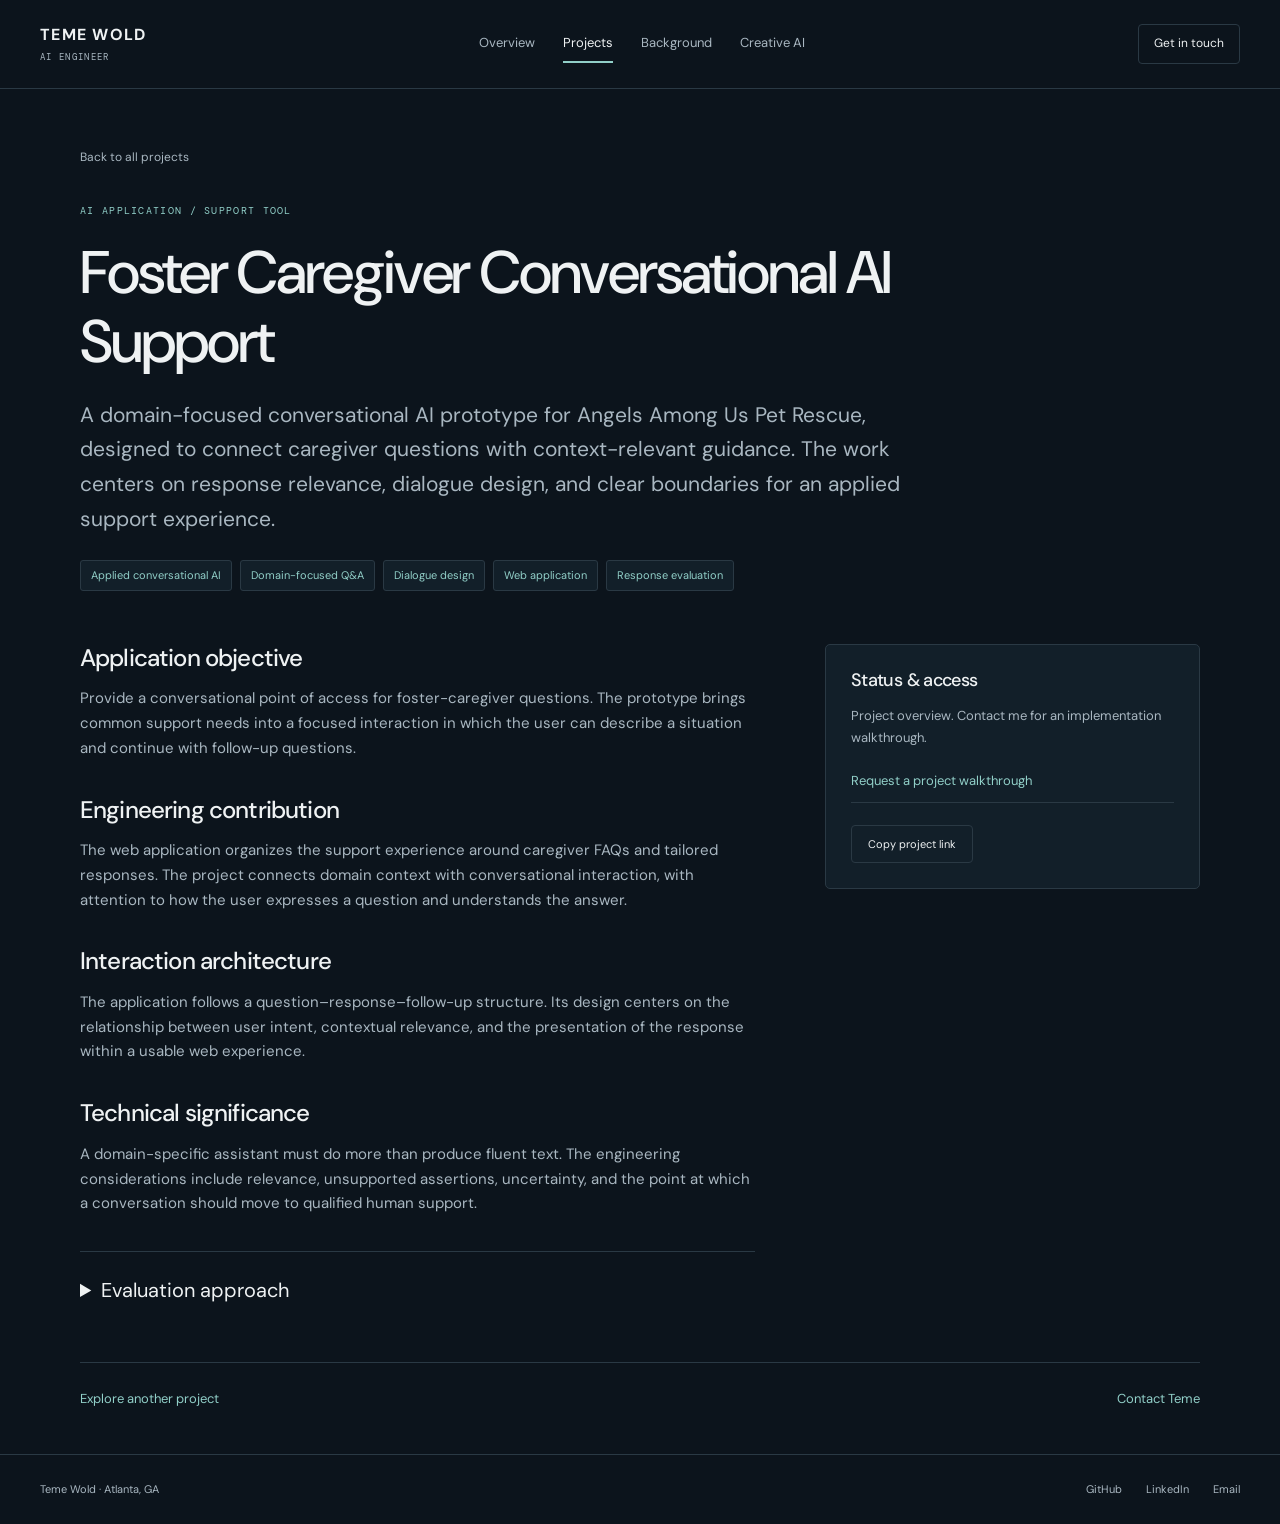
<file: docs/project-foster.html>
<!doctype html><html lang="en"><head><meta charset="utf-8"><meta name="viewport" content="width=device-width,initial-scale=1"><meta name="theme-color" content="#0c141c"><title>Foster Caregiver Conversational AI Support | Teme Wold</title><meta name="description" content="A domain-focused conversational AI prototype for Angels Among Us Pet Rescue, designed to connect caregiver questions with context-relevant guidance. The work centers on response relevance, dialogue design, and clear boundaries for an applied support experience."><meta property="og:title" content="Foster Caregiver Conversational AI Support | Teme Wold"><meta property="og:image" content="https://teme251.github.io/teme251/assets/teme-portrait-color.webp"><link rel="stylesheet" href="portfolio.css?v=2"><script src="portfolio.js?v=1" defer></script></head><body><a class="skip" href="#main">Skip to content</a><header><a class="brand" href="index.html">TEME WOLD<span>AI ENGINEER</span></a><nav aria-label="Main navigation"><a href="index.html">Overview</a><a href="projects.html" aria-current="page">Projects</a><a href="background.html">Background</a><a href="music.html">Creative AI</a></nav><a class="contact-nav" href="mailto:pmtemesgen@icloud.com">Get in touch</a></header><main id="main"><section class="case-intro"><a class="back-link" href="projects.html">Back to all projects</a><p class="eyebrow">AI APPLICATION / SUPPORT TOOL</p><h1>Foster Caregiver Conversational AI Support</h1><p class="case-lede">A domain-focused conversational AI prototype for Angels Among Us Pet Rescue, designed to connect caregiver questions with context-relevant guidance. The work centers on response relevance, dialogue design, and clear boundaries for an applied support experience.</p><div class="technology-list" aria-label="Engineering disciplines and technologies"><span>Applied conversational AI</span><span>Domain-focused Q&amp;A</span><span>Dialogue design</span><span>Web application</span><span>Response evaluation</span></div></section><div class="case-layout"><section class="case-content"><h2>Application objective</h2><p>Provide a conversational point of access for foster-caregiver questions. The prototype brings common support needs into a focused interaction in which the user can describe a situation and continue with follow-up questions.</p><h2>Engineering contribution</h2><p>The web application organizes the support experience around caregiver FAQs and tailored responses. The project connects domain context with conversational interaction, with attention to how the user expresses a question and understands the answer.</p><h2>Interaction architecture</h2><p>The application follows a question–response–follow-up structure. Its design centers on the relationship between user intent, contextual relevance, and the presentation of the response within a usable web experience.</p><h2>Technical significance</h2><p>A domain-specific assistant must do more than produce fluent text. The engineering considerations include relevance, unsupported assertions, uncertainty, and the point at which a conversation should move to qualified human support.</p><details><summary>Evaluation approach</summary><p>Use representative caregiver questions to review contextual relevance, clarity, unsupported assertions, and escalation needs. Evaluate the interaction against the needs of the caregiver and the limits of the available information.</p></details></section><aside class="case-aside"><h2>Status & access</h2><p>Project overview. Contact me for an implementation walkthrough.</p><div class="case-links"><a href="mailto:pmtemesgen@icloud.com?subject=Project%20walkthrough">Request a project walkthrough</a></div><button class="share-button" type="button">Copy project link</button><p class="share-status" role="status"></p></aside></div><div class="directory-end"><a href="projects.html">Explore another project</a><a href="mailto:pmtemesgen@icloud.com">Contact Teme</a></div></main><footer><span>Teme Wold · Atlanta, GA</span><div><a href="https://github.com/teme251" target="_blank" rel="noopener noreferrer">GitHub</a><a href="https://www.linkedin.com/in/teme251/" target="_blank" rel="noopener noreferrer">LinkedIn</a><a href="mailto:pmtemesgen@icloud.com">Email</a></div></footer></body></html>
</file>
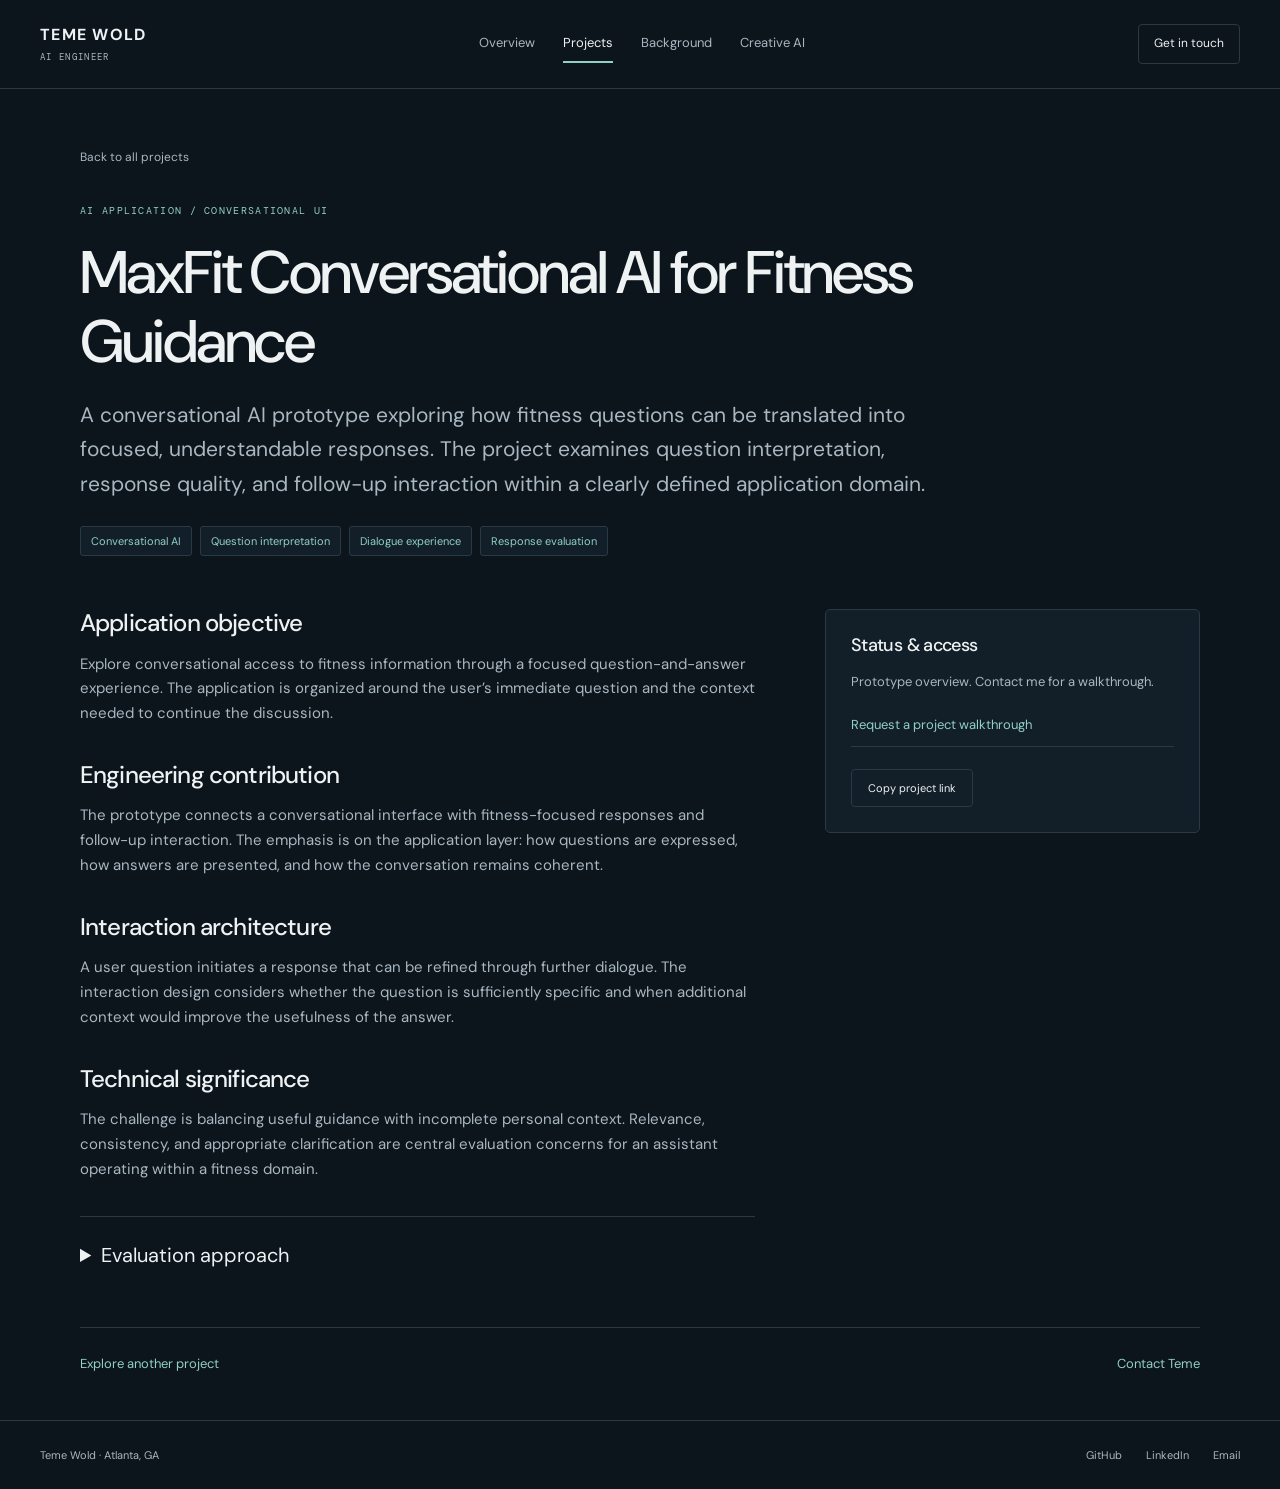
<file: docs/project-maxfit.html>
<!doctype html><html lang="en"><head><meta charset="utf-8"><meta name="viewport" content="width=device-width,initial-scale=1"><meta name="theme-color" content="#0c141c"><title>MaxFit Conversational AI for Fitness Guidance | Teme Wold</title><meta name="description" content="A conversational AI prototype exploring how fitness questions can be translated into focused, understandable responses. The project examines question interpretation, response quality, and follow-up interaction within a clearly defined application domain."><meta property="og:title" content="MaxFit Conversational AI for Fitness Guidance | Teme Wold"><meta property="og:image" content="https://teme251.github.io/teme251/assets/teme-portrait-color.webp"><link rel="stylesheet" href="portfolio.css?v=2"><script src="portfolio.js?v=1" defer></script></head><body><a class="skip" href="#main">Skip to content</a><header><a class="brand" href="index.html">TEME WOLD<span>AI ENGINEER</span></a><nav aria-label="Main navigation"><a href="index.html">Overview</a><a href="projects.html" aria-current="page">Projects</a><a href="background.html">Background</a><a href="music.html">Creative AI</a></nav><a class="contact-nav" href="mailto:pmtemesgen@icloud.com">Get in touch</a></header><main id="main"><section class="case-intro"><a class="back-link" href="projects.html">Back to all projects</a><p class="eyebrow">AI APPLICATION / CONVERSATIONAL UI</p><h1>MaxFit Conversational AI for Fitness Guidance</h1><p class="case-lede">A conversational AI prototype exploring how fitness questions can be translated into focused, understandable responses. The project examines question interpretation, response quality, and follow-up interaction within a clearly defined application domain.</p><div class="technology-list" aria-label="Engineering disciplines and technologies"><span>Conversational AI</span><span>Question interpretation</span><span>Dialogue experience</span><span>Response evaluation</span></div></section><div class="case-layout"><section class="case-content"><h2>Application objective</h2><p>Explore conversational access to fitness information through a focused question-and-answer experience. The application is organized around the user’s immediate question and the context needed to continue the discussion.</p><h2>Engineering contribution</h2><p>The prototype connects a conversational interface with fitness-focused responses and follow-up interaction. The emphasis is on the application layer: how questions are expressed, how answers are presented, and how the conversation remains coherent.</p><h2>Interaction architecture</h2><p>A user question initiates a response that can be refined through further dialogue. The interaction design considers whether the question is sufficiently specific and when additional context would improve the usefulness of the answer.</p><h2>Technical significance</h2><p>The challenge is balancing useful guidance with incomplete personal context. Relevance, consistency, and appropriate clarification are central evaluation concerns for an assistant operating within a fitness domain.</p><details><summary>Evaluation approach</summary><p>Review representative questions for relevance, consistency, and clarity. Identify situations that require clarification or qualified human guidance. The focus is a coherent, appropriately scoped conversational experience.</p></details></section><aside class="case-aside"><h2>Status & access</h2><p>Prototype overview. Contact me for a walkthrough.</p><div class="case-links"><a href="mailto:pmtemesgen@icloud.com?subject=Project%20walkthrough">Request a project walkthrough</a></div><button class="share-button" type="button">Copy project link</button><p class="share-status" role="status"></p></aside></div><div class="directory-end"><a href="projects.html">Explore another project</a><a href="mailto:pmtemesgen@icloud.com">Contact Teme</a></div></main><footer><span>Teme Wold · Atlanta, GA</span><div><a href="https://github.com/teme251" target="_blank" rel="noopener noreferrer">GitHub</a><a href="https://www.linkedin.com/in/teme251/" target="_blank" rel="noopener noreferrer">LinkedIn</a><a href="mailto:pmtemesgen@icloud.com">Email</a></div></footer></body></html>
</file>
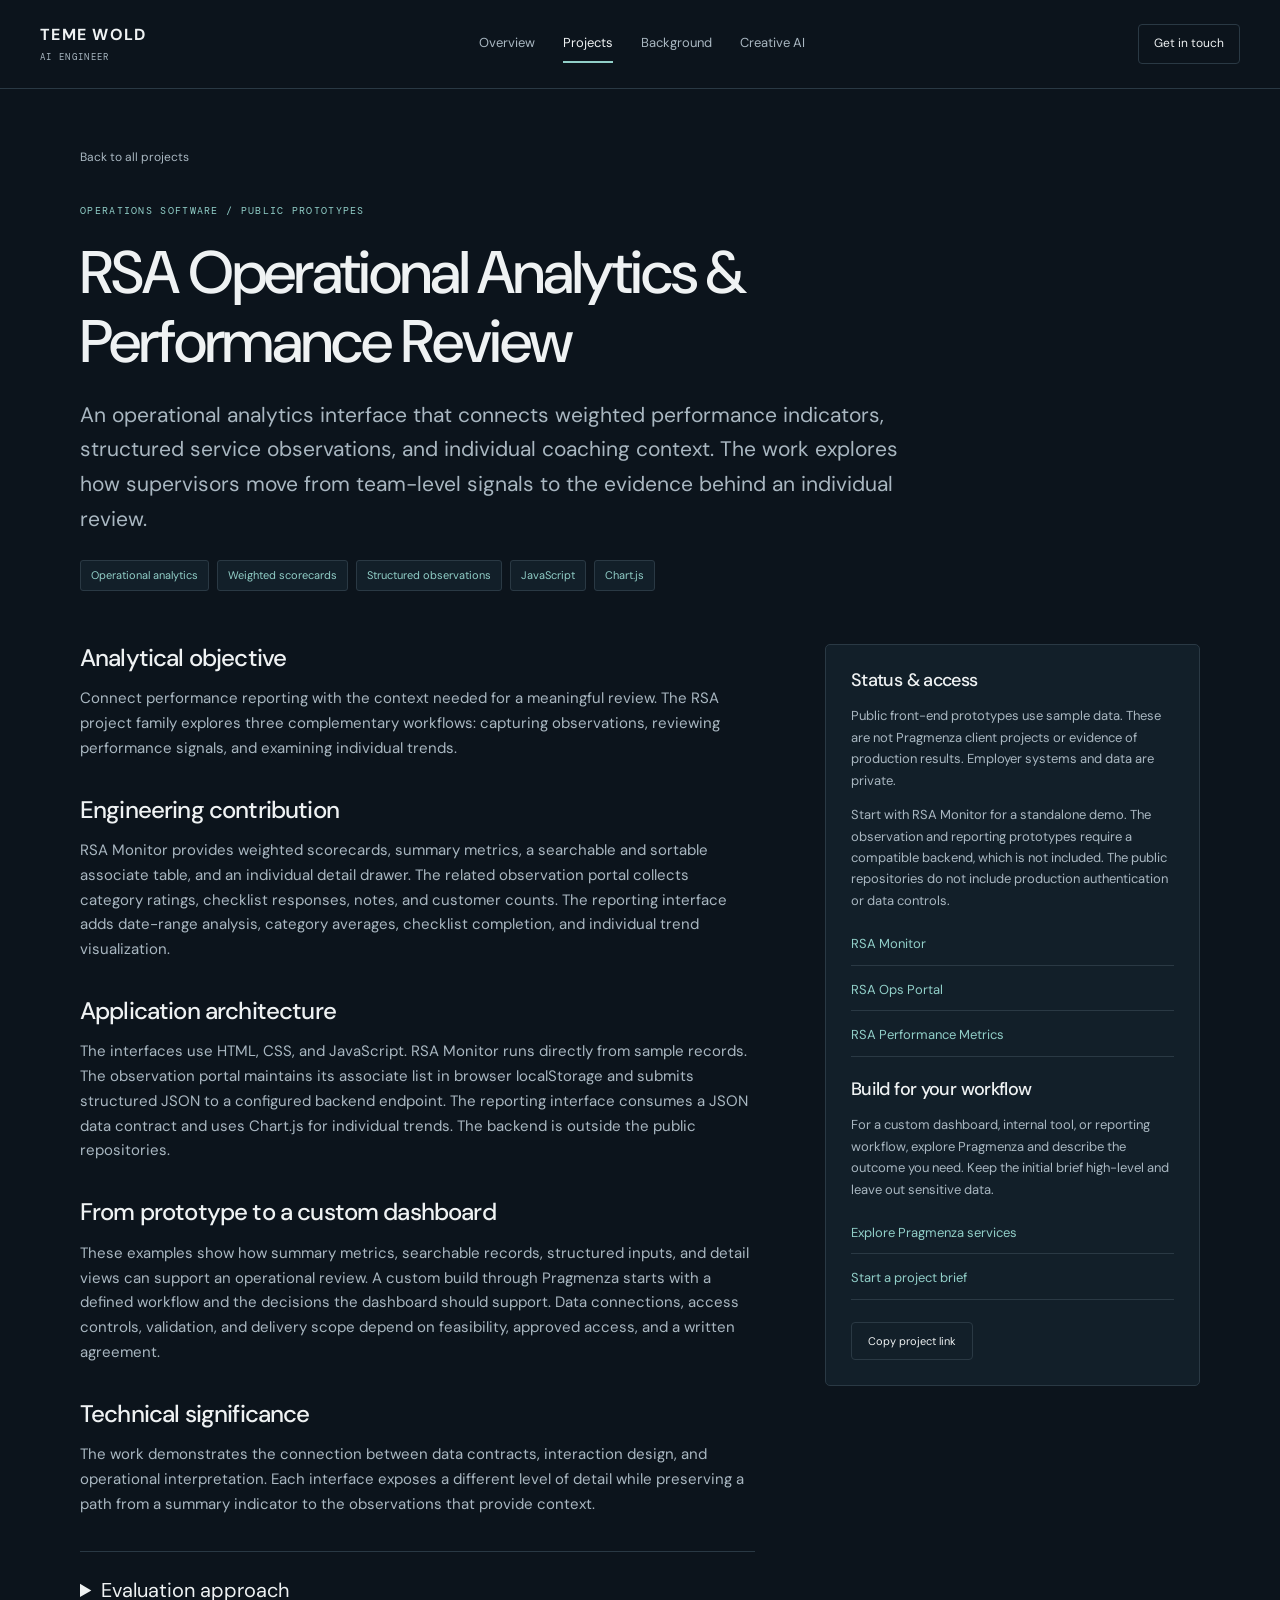
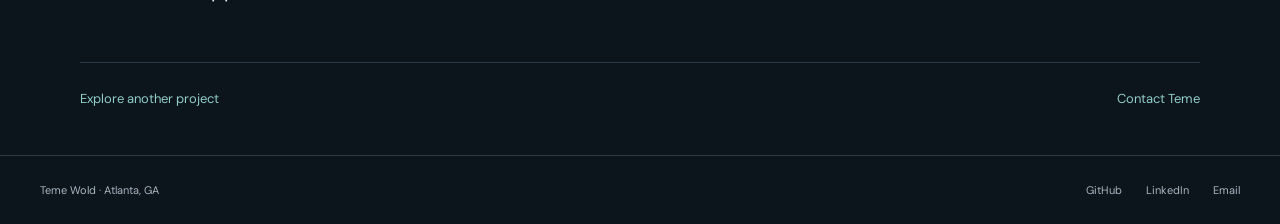
<file: docs/project-rsa.html>
<!doctype html><html lang="en"><head><meta charset="utf-8"><meta name="viewport" content="width=device-width,initial-scale=1"><meta name="theme-color" content="#0c141c"><title>RSA Operational Analytics &amp; Performance Review | Teme Wold</title><meta name="description" content="An operational analytics interface that connects weighted performance indicators, structured service observations, and individual coaching context. The work explores how supervisors move from team-level signals to the evidence behind an individual review."><meta property="og:title" content="RSA Operational Analytics &amp; Performance Review | Teme Wold"><meta property="og:image" content="https://teme251.github.io/teme251/assets/teme-portrait-color.webp"><link rel="stylesheet" href="portfolio.css?v=2"><script src="portfolio.js?v=1" defer></script></head><body><a class="skip" href="#main">Skip to content</a><header><a class="brand" href="index.html">TEME WOLD<span>AI ENGINEER</span></a><nav aria-label="Main navigation"><a href="index.html">Overview</a><a href="projects.html" aria-current="page">Projects</a><a href="background.html">Background</a><a href="music.html">Creative AI</a></nav><a class="contact-nav" href="mailto:pmtemesgen@icloud.com">Get in touch</a></header><main id="main"><section class="case-intro"><a class="back-link" href="projects.html">Back to all projects</a><p class="eyebrow">OPERATIONS SOFTWARE / PUBLIC PROTOTYPES</p><h1>RSA Operational Analytics &amp; Performance Review</h1><p class="case-lede">An operational analytics interface that connects weighted performance indicators, structured service observations, and individual coaching context. The work explores how supervisors move from team-level signals to the evidence behind an individual review.</p><div class="technology-list" aria-label="Engineering disciplines and technologies"><span>Operational analytics</span><span>Weighted scorecards</span><span>Structured observations</span><span>JavaScript</span><span>Chart.js</span></div></section><div class="case-layout"><section class="case-content"><h2>Analytical objective</h2><p>Connect performance reporting with the context needed for a meaningful review. The RSA project family explores three complementary workflows: capturing observations, reviewing performance signals, and examining individual trends.</p><h2>Engineering contribution</h2><p>RSA Monitor provides weighted scorecards, summary metrics, a searchable and sortable associate table, and an individual detail drawer. The related observation portal collects category ratings, checklist responses, notes, and customer counts. The reporting interface adds date-range analysis, category averages, checklist completion, and individual trend visualization.</p><h2>Application architecture</h2><p>The interfaces use HTML, CSS, and JavaScript. RSA Monitor runs directly from sample records. The observation portal maintains its associate list in browser localStorage and submits structured JSON to a configured backend endpoint. The reporting interface consumes a JSON data contract and uses Chart.js for individual trends. The backend is outside the public repositories.</p><h2>From prototype to a custom dashboard</h2><p>These examples show how summary metrics, searchable records, structured inputs, and detail views can support an operational review. A custom build through Pragmenza starts with a defined workflow and the decisions the dashboard should support. Data connections, access controls, validation, and delivery scope depend on feasibility, approved access, and a written agreement.</p><h2>Technical significance</h2><p>The work demonstrates the connection between data contracts, interaction design, and operational interpretation. Each interface exposes a different level of detail while preserving a path from a summary indicator to the observations that provide context.</p><details><summary>Evaluation approach</summary><p>Review search and sorting behavior, check consistency between summary and detail views, and trace displayed scores to the sample records. The focus is on traceability, interaction consistency, and clear presentation.</p></details></section><aside class="case-aside"><h2>Status & access</h2><p>Public front-end prototypes use sample data. These are not Pragmenza client projects or evidence of production results. Employer systems and data are private.</p><p>Start with RSA Monitor for a standalone demo. The observation and reporting prototypes require a compatible backend, which is not included. The public repositories do not include production authentication or data controls.</p><div class="case-links"><a href="https://github.com/teme251/rsa-monitor" target="_blank" rel="noopener noreferrer">RSA Monitor</a><a href="https://github.com/teme251/rsa-ops-portal-v3" target="_blank" rel="noopener noreferrer">RSA Ops Portal</a><a href="https://github.com/teme251/RSA-PMS-v3" target="_blank" rel="noopener noreferrer">RSA Performance Metrics</a></div><h2>Build for your workflow</h2><p>For a custom dashboard, internal tool, or reporting workflow, explore Pragmenza and describe the outcome you need. Keep the initial brief high-level and leave out sensitive data.</p><div class="case-links"><a href="https://pragmenza.com/services/custom-software-ai-automation">Explore Pragmenza services</a><a href="https://pragmenza.com/inquiry?service=custom_ai_software_build">Start a project brief</a></div><button class="share-button" type="button">Copy project link</button><p class="share-status" role="status"></p></aside></div><div class="directory-end"><a href="projects.html">Explore another project</a><a href="mailto:pmtemesgen@icloud.com">Contact Teme</a></div></main><footer><span>Teme Wold · Atlanta, GA</span><div><a href="https://github.com/teme251" target="_blank" rel="noopener noreferrer">GitHub</a><a href="https://www.linkedin.com/in/teme251/" target="_blank" rel="noopener noreferrer">LinkedIn</a><a href="mailto:pmtemesgen@icloud.com">Email</a></div></footer></body></html>
</file>
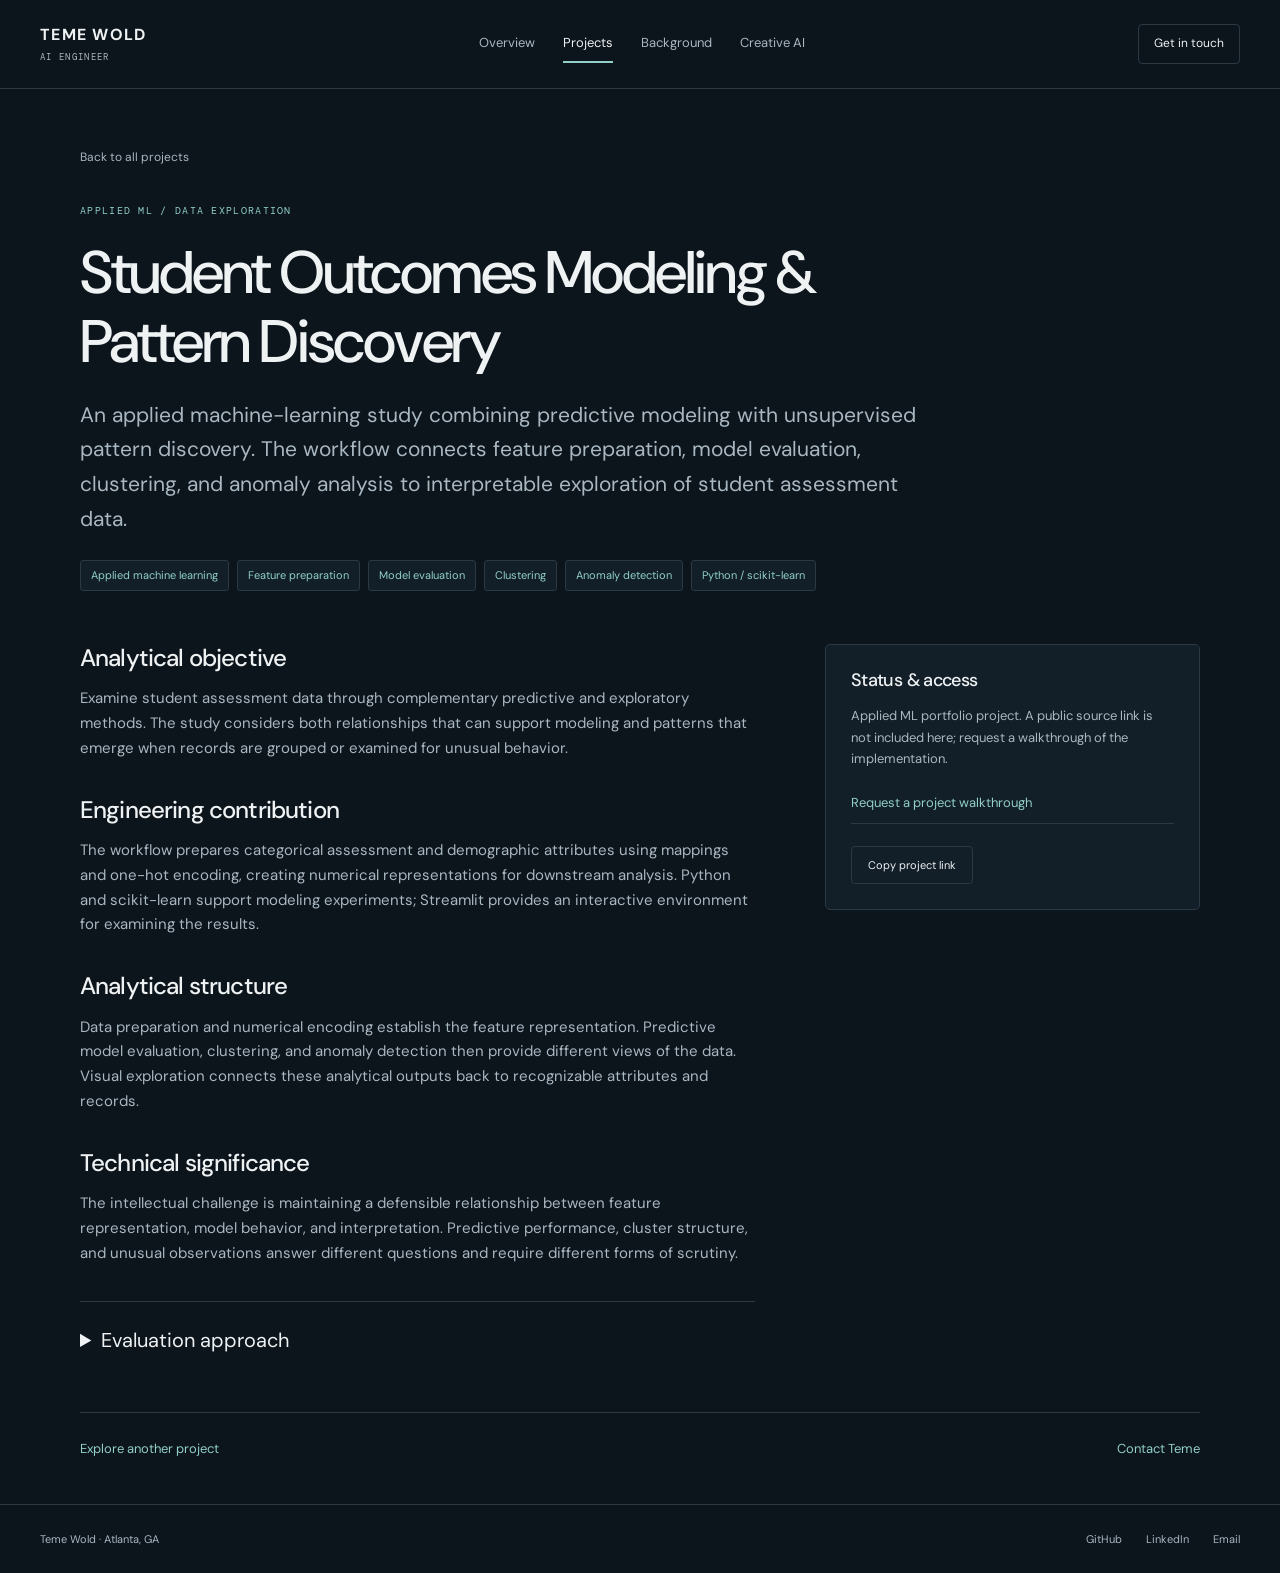
<file: docs/project-student.html>
<!doctype html><html lang="en"><head><meta charset="utf-8"><meta name="viewport" content="width=device-width,initial-scale=1"><meta name="theme-color" content="#0c141c"><title>Student Outcomes Modeling &amp; Pattern Discovery | Teme Wold</title><meta name="description" content="An applied machine-learning study combining predictive modeling with unsupervised pattern discovery. The workflow connects feature preparation, model evaluation, clustering, and anomaly analysis to interpretable exploration of student assessment data."><meta property="og:title" content="Student Outcomes Modeling &amp; Pattern Discovery | Teme Wold"><meta property="og:image" content="https://teme251.github.io/teme251/assets/teme-portrait-color.webp"><link rel="stylesheet" href="portfolio.css?v=2"><script src="portfolio.js?v=1" defer></script></head><body><a class="skip" href="#main">Skip to content</a><header><a class="brand" href="index.html">TEME WOLD<span>AI ENGINEER</span></a><nav aria-label="Main navigation"><a href="index.html">Overview</a><a href="projects.html" aria-current="page">Projects</a><a href="background.html">Background</a><a href="music.html">Creative AI</a></nav><a class="contact-nav" href="mailto:pmtemesgen@icloud.com">Get in touch</a></header><main id="main"><section class="case-intro"><a class="back-link" href="projects.html">Back to all projects</a><p class="eyebrow">APPLIED ML / DATA EXPLORATION</p><h1>Student Outcomes Modeling &amp; Pattern Discovery</h1><p class="case-lede">An applied machine-learning study combining predictive modeling with unsupervised pattern discovery. The workflow connects feature preparation, model evaluation, clustering, and anomaly analysis to interpretable exploration of student assessment data.</p><div class="technology-list" aria-label="Engineering disciplines and technologies"><span>Applied machine learning</span><span>Feature preparation</span><span>Model evaluation</span><span>Clustering</span><span>Anomaly detection</span><span>Python / scikit-learn</span></div></section><div class="case-layout"><section class="case-content"><h2>Analytical objective</h2><p>Examine student assessment data through complementary predictive and exploratory methods. The study considers both relationships that can support modeling and patterns that emerge when records are grouped or examined for unusual behavior.</p><h2>Engineering contribution</h2><p>The workflow prepares categorical assessment and demographic attributes using mappings and one-hot encoding, creating numerical representations for downstream analysis. Python and scikit-learn support modeling experiments; Streamlit provides an interactive environment for examining the results.</p><h2>Analytical structure</h2><p>Data preparation and numerical encoding establish the feature representation. Predictive model evaluation, clustering, and anomaly detection then provide different views of the data. Visual exploration connects these analytical outputs back to recognizable attributes and records.</p><h2>Technical significance</h2><p>The intellectual challenge is maintaining a defensible relationship between feature representation, model behavior, and interpretation. Predictive performance, cluster structure, and unusual observations answer different questions and require different forms of scrutiny.</p><details><summary>Evaluation approach</summary><p>Review model evaluation results alongside cluster interpretation and anomaly inspection. Assess whether findings remain understandable in the original data context. Key review areas include preprocessing consistency, model comparison, and the interpretability of analytical outputs.</p></details></section><aside class="case-aside"><h2>Status & access</h2><p>Applied ML portfolio project. A public source link is not included here; request a walkthrough of the implementation.</p><div class="case-links"><a href="mailto:pmtemesgen@icloud.com?subject=Project%20walkthrough">Request a project walkthrough</a></div><button class="share-button" type="button">Copy project link</button><p class="share-status" role="status"></p></aside></div><div class="directory-end"><a href="projects.html">Explore another project</a><a href="mailto:pmtemesgen@icloud.com">Contact Teme</a></div></main><footer><span>Teme Wold · Atlanta, GA</span><div><a href="https://github.com/teme251" target="_blank" rel="noopener noreferrer">GitHub</a><a href="https://www.linkedin.com/in/teme251/" target="_blank" rel="noopener noreferrer">LinkedIn</a><a href="mailto:pmtemesgen@icloud.com">Email</a></div></footer></body></html>
</file>
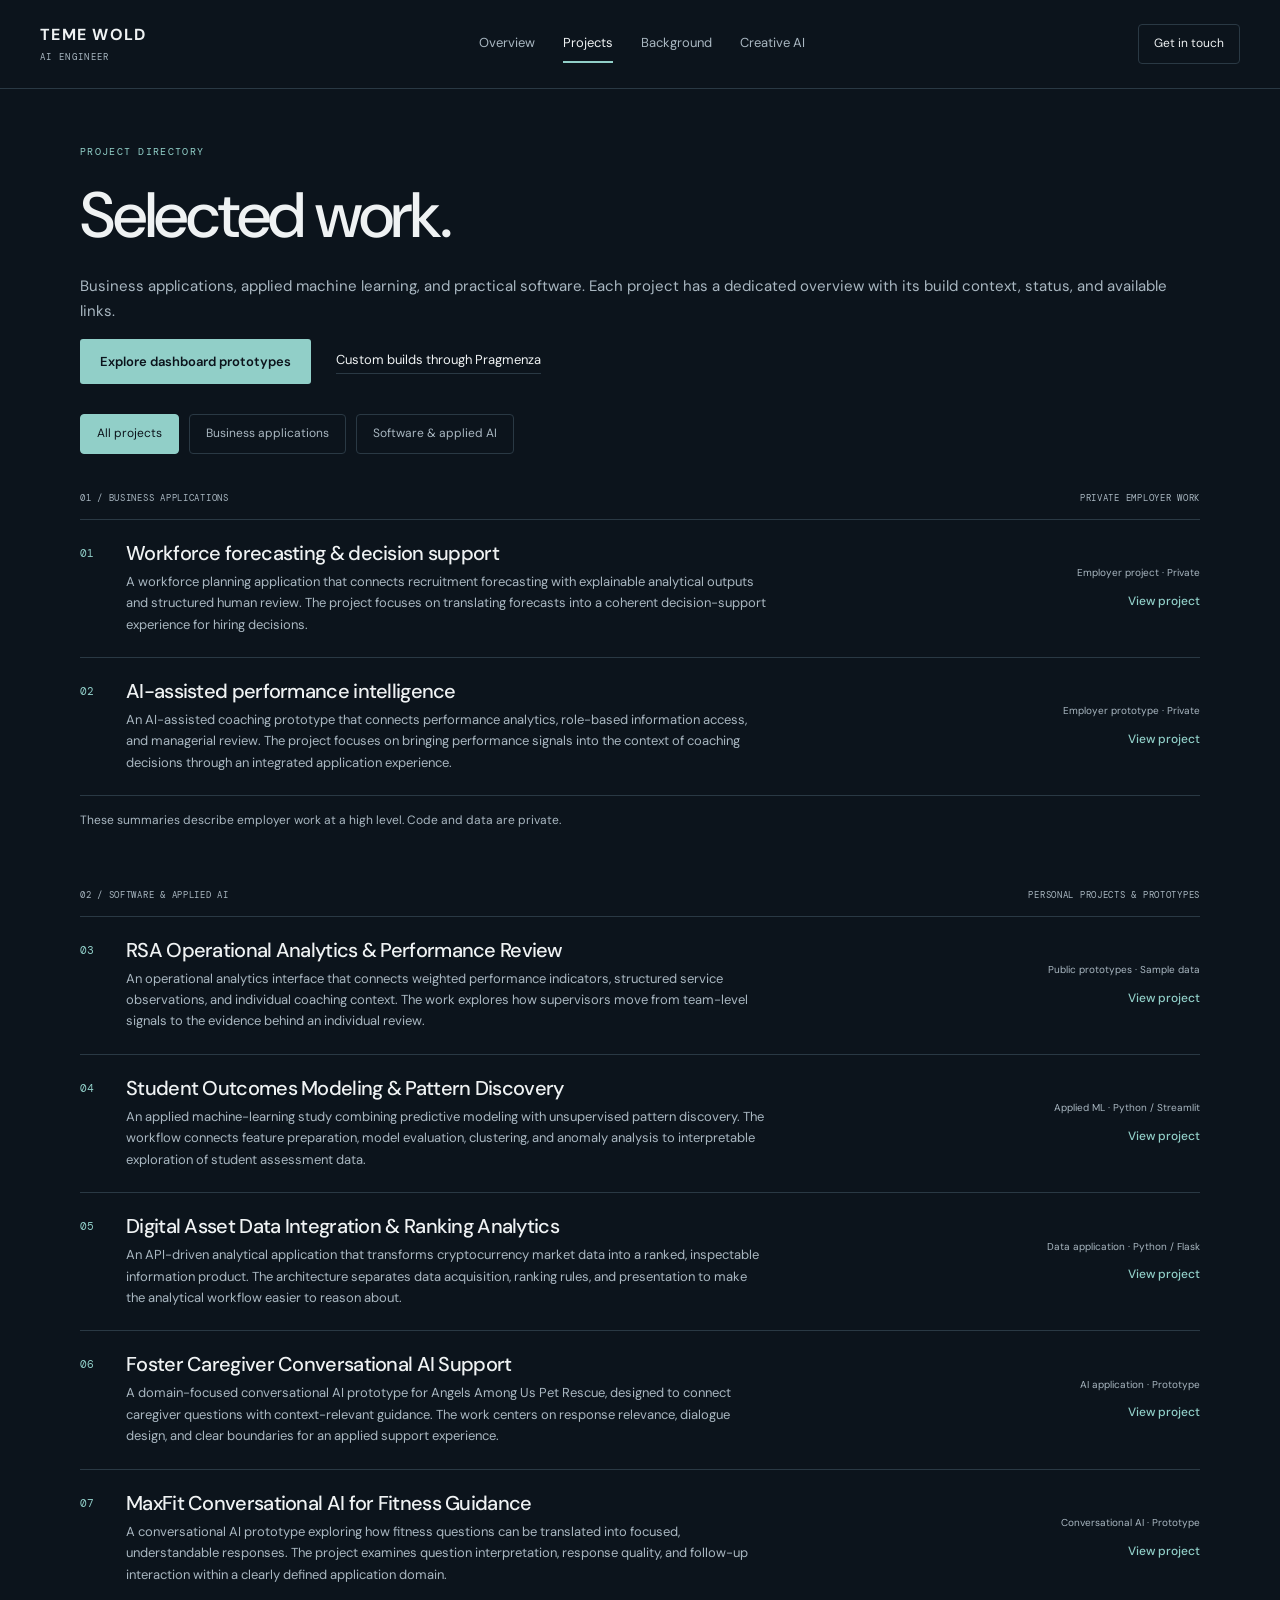
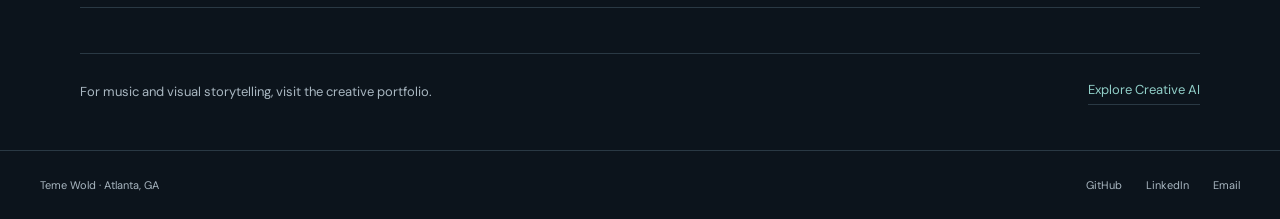
<file: docs/projects.html>
<!doctype html><html lang="en"><head><meta charset="utf-8"><meta name="viewport" content="width=device-width,initial-scale=1"><meta name="theme-color" content="#0c141c"><title>Projects | Teme Wold</title><meta name="description" content="Teme Wold, AI engineer. Explore selected engineering work, applied AI, software projects, and professional background."><meta property="og:title" content="Projects | Teme Wold"><meta property="og:image" content="https://teme251.github.io/teme251/assets/teme-portrait-color.webp"><link rel="stylesheet" href="portfolio.css?v=2"><script src="portfolio.js?v=1" defer></script></head><body><a class="skip" href="#main">Skip to content</a><header><a class="brand" href="index.html">TEME WOLD<span>AI ENGINEER</span></a><nav aria-label="Main navigation"><a href="index.html">Overview</a><a href="projects.html" aria-current="page">Projects</a><a href="background.html">Background</a><a href="music.html">Creative AI</a></nav><a class="contact-nav" href="mailto:pmtemesgen@icloud.com">Get in touch</a></header><main id="main"><section class="page-intro"><p class="eyebrow">PROJECT DIRECTORY</p><h1>Selected work.</h1><p>Business applications, applied machine learning, and practical software. Each project has a dedicated overview with its build context, status, and available links.</p><div class="actions"><a class="button" href="project-rsa.html">Explore dashboard prototypes</a><a class="text-link" href="https://pragmenza.com/services/custom-software-ai-automation">Custom builds through Pragmenza</a></div></section><div class="filters" role="group" aria-label="Filter project groups"><button class="active" data-filter="all" aria-pressed="true">All projects</button><button data-filter="business" aria-pressed="false">Business applications</button><button data-filter="software" aria-pressed="false">Software & applied AI</button></div><section class="project-group" data-group="business" id="business"><div class="group-label"><span>01 / BUSINESS APPLICATIONS</span><span>PRIVATE EMPLOYER WORK</span></div><a class="project-row" href="project-forecast.html"><span class="row-number">01</span><div><h3>Workforce forecasting &amp; decision support</h3><p>A workforce planning application that connects recruitment forecasting with explainable analytical outputs and structured human review. The project focuses on translating forecasts into a coherent decision-support experience for hiring decisions.</p></div><div class="row-end"><span>Employer project · Private</span><strong>View project</strong></div></a><a class="project-row" href="project-coaching.html"><span class="row-number">02</span><div><h3>AI-assisted performance intelligence</h3><p>An AI-assisted coaching prototype that connects performance analytics, role-based information access, and managerial review. The project focuses on bringing performance signals into the context of coaching decisions through an integrated application experience.</p></div><div class="row-end"><span>Employer prototype · Private</span><strong>View project</strong></div></a><p class="note">These summaries describe employer work at a high level. Code and data are private.</p></section><section class="project-group" data-group="software" id="software"><div class="group-label"><span>02 / SOFTWARE & APPLIED AI</span><span>PERSONAL PROJECTS & PROTOTYPES</span></div><a class="project-row" href="project-rsa.html"><span class="row-number">03</span><div><h3>RSA Operational Analytics &amp; Performance Review</h3><p>An operational analytics interface that connects weighted performance indicators, structured service observations, and individual coaching context. The work explores how supervisors move from team-level signals to the evidence behind an individual review.</p></div><div class="row-end"><span>Public prototypes · Sample data</span><strong>View project</strong></div></a><a class="project-row" href="project-student.html"><span class="row-number">04</span><div><h3>Student Outcomes Modeling &amp; Pattern Discovery</h3><p>An applied machine-learning study combining predictive modeling with unsupervised pattern discovery. The workflow connects feature preparation, model evaluation, clustering, and anomaly analysis to interpretable exploration of student assessment data.</p></div><div class="row-end"><span>Applied ML · Python / Streamlit</span><strong>View project</strong></div></a><a class="project-row" href="project-crypto.html"><span class="row-number">05</span><div><h3>Digital Asset Data Integration &amp; Ranking Analytics</h3><p>An API-driven analytical application that transforms cryptocurrency market data into a ranked, inspectable information product. The architecture separates data acquisition, ranking rules, and presentation to make the analytical workflow easier to reason about.</p></div><div class="row-end"><span>Data application · Python / Flask</span><strong>View project</strong></div></a><a class="project-row" href="project-foster.html"><span class="row-number">06</span><div><h3>Foster Caregiver Conversational AI Support</h3><p>A domain-focused conversational AI prototype for Angels Among Us Pet Rescue, designed to connect caregiver questions with context-relevant guidance. The work centers on response relevance, dialogue design, and clear boundaries for an applied support experience.</p></div><div class="row-end"><span>AI application · Prototype</span><strong>View project</strong></div></a><a class="project-row" href="project-maxfit.html"><span class="row-number">07</span><div><h3>MaxFit Conversational AI for Fitness Guidance</h3><p>A conversational AI prototype exploring how fitness questions can be translated into focused, understandable responses. The project examines question interpretation, response quality, and follow-up interaction within a clearly defined application domain.</p></div><div class="row-end"><span>Conversational AI · Prototype</span><strong>View project</strong></div></a></section><div class="directory-end"><p>For music and visual storytelling, visit the creative portfolio.</p><a class="text-link" href="music.html">Explore Creative AI</a></div></main><footer><span>Teme Wold · Atlanta, GA</span><div><a href="https://github.com/teme251" target="_blank" rel="noopener noreferrer">GitHub</a><a href="https://www.linkedin.com/in/teme251/" target="_blank" rel="noopener noreferrer">LinkedIn</a><a href="mailto:pmtemesgen@icloud.com">Email</a></div></footer></body></html>
</file>
<file: docs/portfolio.css>
@import url('https://fonts.googleapis.com/css2?family=DM+Sans:wght@400;500;600;700&family=DM+Mono:wght@400;500&display=swap');
:root{--bg:#0c141c;--panel:#121f29;--line:#2a3944;--text:#eff2f3;--muted:#a9b7c1;--accent:#91cfc8;color-scheme:dark}*{box-sizing:border-box}body{margin:0;background:var(--bg);color:var(--text);font:15px/1.65 'DM Sans',sans-serif}a{color:inherit;text-decoration:none}button{font:inherit;cursor:pointer}a:focus-visible,button:focus-visible,summary:focus-visible{outline:2px solid var(--accent);outline-offset:6px}header{max-width:1280px;margin:auto;display:flex;align-items:center;justify-content:space-between;padding:24px 40px;border-bottom:1px solid var(--line);gap:35px}.brand{font-size:16px;font-weight:700;letter-spacing:.08em;line-height:1.3}.brand span{display:block;color:var(--muted);font:9px 'DM Mono',monospace;letter-spacing:.15em;margin-top:5px}nav{display:flex;gap:28px;font-size:13px}nav a{color:var(--muted);padding:7px 0}nav a[aria-current]{color:var(--text);border-bottom:2px solid var(--accent)}a:hover{color:var(--accent)}.contact-nav{font-size:12px;padding:9px 15px;border:1px solid var(--line);border-radius:4px}main{max-width:1200px;margin:auto;padding:0 40px}h1,h2,h3,p{margin-top:0}h1,h2,h3{font-weight:500;letter-spacing:-.035em;line-height:1.15}h1{font-size:clamp(40px,5vw,64px);margin-bottom:22px}h2{font-size:30px;margin-bottom:0}h3{font-size:20px;margin-bottom:10px}p{color:var(--muted)}.eyebrow{font:10px/1.5 'DM Mono',monospace;letter-spacing:.13em;color:var(--accent);margin-bottom:20px}.intro{display:grid;grid-template-columns:1.6fr 1fr;gap:80px;padding:54px 0 48px;align-items:center}.intro h1{font-size:60px;margin-bottom:20px}.intro h1 span{display:block;color:var(--accent);font-size:38px;margin-top:10px}.intro-text{font-size:17px;line-height:1.75;max-width:630px;margin-bottom:22px}.actions{display:flex;align-items:center;gap:25px;flex-wrap:wrap;font-size:13px}.button{background:var(--accent);color:var(--bg);padding:12px 20px;border-radius:3px;font-weight:600}.button:hover{background:#b6e5e0;color:var(--bg)}.text-link{border-bottom:1px solid var(--line);padding-bottom:3px}.profile-summary{border-left:1px solid var(--line);padding-left:32px}.profile-summary dl{margin:18px 0}.profile-summary dl div{margin-bottom:18px}.profile-summary dt{font-size:10px;text-transform:uppercase;letter-spacing:.1em;color:var(--muted);margin-bottom:5px}.profile-summary dd{margin:0;font-size:14px}.profile-summary small{font-size:12px;color:var(--muted)}.profile-summary>a{font-size:12px;color:var(--accent)}.selected{padding:30px 0 45px;border-top:1px solid var(--line)}.section-head{display:flex;justify-content:space-between;align-items:end;gap:25px;margin-bottom:25px}.section-head .eyebrow{margin-bottom:10px}.section-head>a{font-size:12px;color:var(--accent)}.group-label{display:flex;justify-content:space-between;gap:16px;font:9px/1.5 'DM Mono',monospace;letter-spacing:.08em;color:var(--muted);padding:13px 0;border-bottom:1px solid var(--line)}.group-label.second{margin-top:28px}.project-row{display:grid;grid-template-columns:26px 1fr 210px;align-items:center;gap:20px;padding:22px 0;border-bottom:1px solid var(--line);transition:background .18s}.project-row:hover{background:#ffffff03;color:var(--text)}.project-row:hover h3{color:var(--accent)}.row-number{font:11px 'DM Mono',monospace;color:var(--accent);align-self:start;margin-top:4px}.project-row h3{font-size:20px;margin-bottom:6px}.project-row p{font-size:13px;margin:0;max-width:640px}.row-end{text-align:right;display:flex;flex-direction:column;gap:10px}.row-end span{font-size:10px;color:var(--muted)}.row-end strong{font-size:12px;font-weight:500;color:var(--accent)}.compact-projects{display:grid;grid-template-columns:1fr 1fr;gap:25px}.compact-projects>a{padding:23px 0;border-bottom:1px solid var(--line)}.compact-projects span{font-size:10px;color:var(--muted)}.compact-projects h3{margin:10px 0 6px}.compact-projects p{font-size:13px;margin-bottom:15px}.compact-projects strong,.pathways strong{font-size:12px;font-weight:500;color:var(--accent)}.more-link{display:inline-block;font-size:12px;color:var(--accent);margin-top:20px}.pathways{display:grid;grid-template-columns:1.4fr 1fr;gap:22px;margin-bottom:55px}.pathways>a{border:1px solid var(--line);padding:24px;border-radius:5px;background:var(--panel)}.pathways>a:hover{border-color:var(--accent);color:var(--text)}.background-preview{display:grid;grid-template-columns:100px 1fr;gap:22px;align-items:center}.background-preview img{width:100%;height:auto;border-radius:3px}.pathways .eyebrow{font-size:8px;display:block;margin-bottom:12px}.pathways h2{font-size:23px;margin-bottom:12px}.pathways p{font-size:13px;margin-bottom:15px}footer{max-width:1280px;margin:auto;padding:25px 40px;border-top:1px solid var(--line);display:flex;justify-content:space-between;gap:25px;font-size:11px;color:var(--muted)}footer div{display:flex;gap:24px}.page-intro,.case-intro{padding:55px 0 30px}.page-intro>p:last-child{max-width:720px;font-size:17px}.filters{display:flex;flex-wrap:wrap;gap:10px;margin-bottom:25px}.filters button,.share-button{border:1px solid var(--line);background:transparent;color:var(--muted);padding:9px 16px;border-radius:4px;font-size:12px}.filters button.active{background:var(--accent);color:var(--bg);border-color:var(--accent)}[hidden]{display:none!important}.project-group{margin:15px 0 45px}.note{font-size:12px;margin-top:15px}.directory-end{border-top:1px solid var(--line);padding:25px 0 45px;display:flex;justify-content:space-between;align-items:center;gap:25px;font-size:13px}.directory-end p{margin:0}.directory-end a{color:var(--accent)}.back-link{font-size:12px;color:var(--muted);display:inline-block;margin-bottom:35px}.case-intro h1{max-width:880px;font-size:clamp(36px,4.7vw,60px)}.case-lede{max-width:850px;font-size:21px;line-height:1.65}.case-layout{display:grid;grid-template-columns:1.8fr 1fr;gap:70px;padding:15px 0 55px}.case-content h2{font-size:24px;margin:0 0 15px}.case-content>p{margin-bottom:35px}.case-content details{border-top:1px solid var(--line);padding-top:22px}.case-content summary{font-size:20px;cursor:pointer}.case-content details p{margin-top:18px}.case-aside{align-self:start;padding:25px;background:var(--panel);border:1px solid var(--line);border-radius:5px}.case-aside h2{font-size:18px;margin-bottom:15px}.case-aside p{font-size:13px}.case-links{display:flex;flex-direction:column;gap:13px;margin:22px 0}.case-links a{font-size:13px;color:var(--accent);border-bottom:1px solid var(--line);padding-bottom:10px}.share-button{color:var(--text);font-size:11px}.share-status:empty{display:none}.bio{display:grid;grid-template-columns:1.55fr 1fr;gap:65px;align-items:center;padding:60px 0}.bio h1{font-size:45px}.bio figure{margin:0}.bio img{width:100%;height:auto;border-radius:6px}.bio figcaption{font-size:11px;color:var(--muted);padding-top:10px}.bio>div>p:not(.eyebrow){font-size:16px}.capabilities,.education{padding:40px 0;border-top:1px solid var(--line)}.three-col{display:grid;grid-template-columns:repeat(3,1fr);gap:30px}.three-col article{padding:15px 0}.three-col span{font:10px 'DM Mono',monospace;color:var(--accent)}.three-col h3{margin:18px 0 12px;font-size:20px}.three-col p{font-size:14px;margin:0}.education-grid{display:grid;grid-template-columns:1fr 1fr;gap:25px}.education-grid article{display:grid;grid-template-columns:140px 1fr;background:var(--panel);border:1px solid var(--line);border-radius:5px;overflow:hidden;align-items:center}.education-grid img{width:100%;height:auto}.education-grid article>div{padding:20px}.education-grid .eyebrow{font-size:8px}.education-grid h3{font-size:20px;margin:12px 0}.education-grid p,.education-grid small{font-size:12px}.education-grid small{color:var(--muted)}.tools{padding:25px 0 40px}.tools>p:last-child{font-size:14px}.skip{position:absolute;left:20px;top:-100px;background:var(--accent);color:var(--bg);padding:12px;z-index:20}.skip:focus{top:10px}
@media(max-width:900px){header{gap:20px;padding:20px 25px}nav{gap:18px}.contact-nav{display:none}main{padding:0 25px}.intro{gap:35px}.intro h1{font-size:50px}.intro h1 span{font-size:32px}.intro-text{font-size:15px}.profile-summary{padding-left:22px}.project-row{grid-template-columns:22px 1fr 160px}.row-end span{font-size:9px}.pathways{grid-template-columns:1fr 1fr}.background-preview{grid-template-columns:1fr}.background-preview img{width:70px}.bio{gap:35px}.bio h1{font-size:36px}.education-grid article{grid-template-columns:110px 1fr}.education-grid article>div{padding:15px}.education-grid h3{font-size:17px}.case-layout{gap:35px}}
@media(max-width:640px){header{flex-wrap:wrap;gap:16px;padding:20px}nav{width:100%;justify-content:space-between;gap:12px;font-size:12px}main{padding:0 20px}.intro{grid-template-columns:1fr;padding:35px 0 30px;gap:25px}.intro h1{font-size:48px}.intro h1 span{font-size:31px}.profile-summary{padding:20px 0 0;border-left:0;border-top:1px solid var(--line)}.profile-summary dl{display:grid;grid-template-columns:1fr 1fr;gap:15px;margin:12px 0}.profile-summary dl div{margin:0}.profile-summary dl div:last-child{grid-column:1/-1}.profile-summary dd{font-size:12px}.profile-summary .eyebrow{display:none}.profile-summary>a{font-size:11px}.selected{padding-top:25px}h2{font-size:25px}.section-head{gap:16px}.group-label{font-size:8px}.group-label span:last-child{text-align:right;max-width:130px}.project-row{grid-template-columns:18px 1fr;gap:12px;padding:20px 0}.project-row h3{font-size:18px}.row-end{grid-column:2;text-align:left;flex-direction:row;justify-content:space-between;align-items:center;gap:15px}.compact-projects{grid-template-columns:1fr;gap:0}.compact-projects h3{font-size:19px}.pathways{grid-template-columns:1fr;gap:16px}.background-preview{grid-template-columns:70px 1fr;gap:18px}.pathways>a{padding:20px}.pathways h2{font-size:20px}.page-intro,.case-intro{padding:35px 0 20px}.page-intro h1{font-size:40px}.page-intro>p:last-child{font-size:15px}.case-layout{grid-template-columns:1fr;gap:25px}.case-lede{font-size:18px}.case-intro h1{font-size:38px}.case-content h2{font-size:22px}.directory-end{align-items:start;flex-direction:column;gap:15px}.bio{grid-template-columns:1fr;padding:35px 0;gap:30px}.bio h1{font-size:35px}.bio figure{max-width:300px}.three-col{grid-template-columns:1fr;gap:15px}.education-grid{grid-template-columns:1fr}.education-grid article{grid-template-columns:130px 1fr}.education-grid h3{font-size:19px}footer{padding:23px 20px;flex-wrap:wrap}.filters button{font-size:11px;padding:9px 12px}}
@media(prefers-reduced-motion:reduce){*{transition:none!important}}
.technology-list{display:flex;flex-wrap:wrap;gap:8px;margin:24px 0 8px}.technology-list span{font-size:11px;line-height:1.5;color:var(--accent);padding:6px 10px;border:1px solid var(--line);border-radius:3px;background:var(--panel)}.case-content h2:not(:first-child){margin-top:32px}.case-content details{margin-top:30px}

/* Compact portrait alongside the opening identity. */
.intro-identity{display:flex;align-items:center;justify-content:space-between;gap:24px;margin-bottom:23px}.intro-identity h1{margin-bottom:0;min-width:0}.intro-portrait{display:block;width:150px;height:150px;flex:0 0 150px;object-fit:cover;border-radius:12px;border:1px solid var(--line)}
@media(min-width:901px) and (max-width:1100px){.intro-identity h1{font-size:48px}.intro-identity h1 span{font-size:32px}.intro-portrait{width:132px;height:132px;flex-basis:132px}}
@media(min-width:641px) and (max-width:900px){.intro-identity{gap:18px}.intro-identity h1{font-size:40px}.intro-identity h1 span{font-size:29px}.intro-portrait{width:110px;height:110px;flex-basis:110px}}
@media(max-width:640px){.intro-identity{justify-content:flex-start;gap:22px}.intro-identity h1{font-size:clamp(33px,8vw,48px)}.intro-identity h1 span{font-size:clamp(23px,5.5vw,31px)}.intro-portrait{width:110px;height:110px;flex-basis:110px;border-radius:9px}}
@media(max-width:370px){.intro-identity{gap:14px}.intro-portrait{width:84px;height:84px;flex-basis:84px}.intro-identity h1{font-size:32px}.intro-identity h1 span{font-size:23px}}
.background-index{display:flex;flex-wrap:wrap;gap:12px 28px;padding:20px 0;border-top:1px solid var(--line);border-bottom:1px solid var(--line)}.background-index a{font-size:12px;color:var(--accent)}.experience-section,.toolkit-section{padding:45px 0}.experience-list article{display:grid;grid-template-columns:280px 1fr;gap:35px;padding:25px 0;border-bottom:1px solid var(--line)}.experience-list span{font:9px 'DM Mono',monospace;letter-spacing:.1em;color:var(--accent)}.experience-list h3{margin:10px 0 0}.experience-list p{margin:0;font-size:14px}.experience-list a,.expertise-grid a,.workflow-grid a{display:block;color:var(--accent);font-size:12px;margin-top:14px}.expertise-grid,.toolkit-grid{display:grid;grid-template-columns:1fr 1fr;gap:24px}.expertise-grid article{padding:25px;background:var(--panel);border:1px solid var(--line);border-radius:5px}.expertise-grid .eyebrow{font-size:9px;display:block;margin-bottom:15px}.expertise-grid h3{font-size:22px}.expertise-grid p{font-size:14px;margin:14px 0 0}.toolkit-grid article{padding:22px 0;border-bottom:1px solid var(--line)}.toolkit-grid h3{font-size:18px;margin-bottom:12px}.toolkit-grid p{font-size:13px;color:var(--text);margin-bottom:10px;line-height:1.9}.toolkit-grid small,.workflow-grid small{font-size:12px;line-height:1.7;color:var(--muted)}.workflow-details{margin-top:30px;border:1px solid var(--line);border-radius:5px;padding:20px}.workflow-details summary{font-size:14px;cursor:pointer;color:var(--accent)}.workflow-grid{display:grid;grid-template-columns:1fr 1fr;gap:35px;padding-top:25px}.workflow-grid h3{font-size:17px}.workflow-grid p{font-size:13px}#experience,#expertise,#education,#toolkit{scroll-margin-top:20px}@media(max-width:640px){.experience-list article{grid-template-columns:1fr;gap:15px}.expertise-grid,.toolkit-grid,.workflow-grid{grid-template-columns:1fr;gap:16px}.expertise-grid article{padding:22px}.experience-section,.toolkit-section{padding:32px 0}.toolkit-grid article{padding:16px 0}}
</file>
<file: docs/music.css>
@import url('https://fonts.googleapis.com/css2?family=DM+Sans:wght@400;500;600;700&family=Playfair+Display:ital,wght@0,500;0,600;1,500&display=swap');
:root{color-scheme:dark;--bg:#100d12;--panel:#1b161c;--text:#f4eade;--muted:#bfb1b5;--gold:#e9b97e;--line:#ffffff20}*{box-sizing:border-box}html{scroll-behavior:smooth;scroll-padding-top:110px}body{margin:0;background:var(--bg);color:var(--text);font:16px/1.7 'DM Sans',sans-serif}a{color:inherit;text-decoration:none}button{font:inherit;color:inherit;cursor:pointer}a,button,summary{touch-action:manipulation}a:focus-visible,button:focus-visible,summary:focus-visible{outline:3px solid var(--gold);outline-offset:6px}button{border:1px solid var(--line);background:transparent}header{display:flex;align-items:center;justify-content:space-between;gap:24px;padding:20px 5%;position:sticky;top:0;z-index:10;background:#100d12ed;border-bottom:1px solid var(--line);backdrop-filter:blur(18px)}.wordmark{font-size:23px;font-weight:700;letter-spacing:.1em;line-height:1.15}.wordmark span{display:block;font-size:8px;letter-spacing:.24em;margin-top:8px;color:var(--gold)}nav{display:flex;gap:30px;font-size:13px}nav a:hover,.outlink:hover,footer a:hover{color:var(--gold)}.engineering{font-size:12px;border-bottom:1px solid var(--gold)}main,footer{max-width:1440px;margin:auto}section{margin:0 7%;padding:100px 0;border-bottom:1px solid var(--line)}.music-hero{min-height:740px;display:grid;grid-template-columns:1.15fr 1fr;align-items:center;gap:60px;padding-top:75px}.eyebrow{font-size:10px;font-weight:600;letter-spacing:.19em;color:var(--gold);margin:0 0 25px}.script{font-size:23px;color:var(--gold);margin:0 0 8px}h1,h2{font-family:'Playfair Display',Georgia,serif;font-weight:500;letter-spacing:-.045em;line-height:1.03;margin:0}h1{font-size:clamp(70px,8vw,125px)}h1 i,h2 i{color:var(--gold);font-weight:500}h2{font-size:clamp(38px,4.3vw,64px)}.lede{font-size:24px;line-height:1.35;margin:28px 0 14px}.intro{max-width:400px;color:var(--muted);font-size:15px}.actions{display:flex;align-items:center;gap:25px;margin-top:30px;font-size:13px}.primary{display:inline-block;background:var(--gold);color:#201612;border:0;padding:14px 23px;border-radius:3px;font-weight:600;transition:transform .2s}.primary:hover{transform:translateY(-3px)}.qene-art{aspect-ratio:1;position:relative;overflow:hidden;isolation:isolate;background:radial-gradient(ellipse at 75% 15%,#aa624959,transparent 58%),#20161e;border:1px solid #bd8a674d;box-shadow:20px 24px 80px #0007;transform:rotate(3deg)}.qene-art-grid{position:absolute;inset:0;background:linear-gradient(90deg,#cead6f10 1px,transparent 1px),linear-gradient(#cead6f10 1px,transparent 1px);background-size:35px 35px}.qene-art-disc{position:absolute;width:76%;aspect-ratio:1;border-radius:50%;top:12%;left:12%;display:grid;place-items:center;background:repeating-radial-gradient(circle,#100b11 0 3px,#37212c 4px 5px);border:1px solid #986948;box-shadow:0 0 45px #0006}.qene-art-disc span{display:grid;place-content:center;text-align:center;width:48%;aspect-ratio:1;border-radius:50%;background:#c19162;color:#27121b;font-size:clamp(21px,3vw,40px);line-height:1.1}.qene-art-orbit{position:absolute;inset:7%;border:1px solid #dfa96860;border-radius:50%;z-index:2}.qene-art-label,.qene-art-credit{position:absolute;bottom:5%;left:6%;font-size:12px;letter-spacing:.2em}.qene-art-credit{bottom:auto;top:5%;font-size:9px}.release-line{display:flex;justify-content:space-between;gap:20px;margin:0 7%;padding:22px 0;border-bottom:1px solid var(--line);font-size:10px;letter-spacing:.16em;color:var(--muted)}.section-title{display:flex;justify-content:space-between;align-items:end;gap:32px;margin-bottom:45px}.outlink{font-size:12px;border-bottom:1px solid #e9b97e70;white-space:nowrap}.listen-grid,.story-grid{display:grid;grid-template-columns:1fr 1fr;gap:70px}.section-intro{font-size:21px;max-width:410px;margin:0 0 25px}.player-button{padding:20px;width:100%;text-align:left;border-radius:4px;background:var(--panel)}.player-button:hover{border-color:var(--gold)}.player-slot:empty{display:none}.player-slot iframe{width:100%;height:450px;border:0;border-radius:10px}.hint{font-size:12px;color:var(--muted)}.small-links{display:flex;gap:20px;margin-top:30px;font-size:13px}.track-panel{border-top:1px solid var(--line)}.qene-tracklist{list-style:none;counter-reset:track;margin:0;padding:0}.qene-tracklist li{counter-increment:track;display:flex;align-items:center;gap:15px;border-bottom:1px solid var(--line);padding:11px 0;font-size:16px}.qene-tracklist li:before{content:counter(track,decimal-leading-zero);color:var(--gold);font-size:10px;min-width:22px}.qene-tracklist small{margin-left:auto;color:var(--muted);font-size:12px}.qene-tracklist li:hover{background:#ffffff05}.video-frame{aspect-ratio:16/9;background:radial-gradient(ellipse at 50% 70%,#6a3c4559,transparent 65%),repeating-linear-gradient(90deg,transparent 0 70px,#f0ba8010 71px 72px),#20181f;border:1px solid var(--line);overflow:hidden}.video-poster{height:100%;display:flex;align-items:center;justify-content:center;flex-direction:column}.video-script{font-size:clamp(45px,8vw,110px);line-height:1.2;color:var(--gold)}.video-poster p{font-size:10px;letter-spacing:.22em;margin:22px 0}.video-frame iframe{width:100%;height:100%;border:0}.video-caption{display:flex;justify-content:space-between;gap:25px;align-items:center;font-size:13px;color:var(--muted)}.video-caption a{white-space:nowrap;color:var(--gold)}.story-lede{font-family:'Playfair Display',Georgia,serif;font-size:33px;line-height:1.4;color:var(--gold);margin:0;max-width:470px}.story-grid>div>p{margin:0 0 22px;color:var(--muted)}details{border-top:1px solid var(--line);padding:19px 0}details:last-child{border-bottom:1px solid var(--line)}summary{cursor:pointer;list-style:none;display:flex;justify-content:space-between;font-size:14px}summary::-webkit-details-marker{display:none}summary span{color:var(--gold)}details p{color:var(--muted);font-size:14px;margin-bottom:0}.link-grid{display:grid;grid-template-columns:repeat(3,1fr);gap:14px}.link-grid a{display:flex;flex-direction:column;padding:26px;background:var(--panel);border:1px solid var(--line);transition:border-color .2s,transform .2s}.link-grid a:hover{transform:translateY(-4px);border-color:var(--gold)}.link-grid span{color:var(--gold);font-size:9px;letter-spacing:.16em}.link-grid strong{font-weight:500;font-size:22px;margin:22px 0 8px}.link-grid small{color:var(--muted);font-size:12px;overflow-wrap:anywhere}.share{font-size:12px;padding:12px 18px;border-radius:4px}#share-status{min-height:24px;color:var(--gold);font-size:13px}footer{display:flex;justify-content:space-between;align-items:center;padding:35px 7%;font-size:10px;letter-spacing:.1em;color:var(--muted)}.skip{position:fixed;top:-100px;left:20px;z-index:99;background:var(--gold);color:var(--bg);padding:12px}.skip:focus{top:8px}
@media(max-width:850px){header{flex-wrap:wrap;padding:16px 6%;gap:18px}nav{order:3;width:100%;justify-content:space-between;gap:15px;font-size:12px}.music-hero{gap:35px;min-height:0;padding-top:55px}h1{font-size:75px}.music-hero .intro{font-size:14px}.lede{font-size:20px}.actions{flex-wrap:wrap;gap:16px}.listen-grid,.story-grid{gap:35px}.link-grid{grid-template-columns:repeat(2,1fr)}.section-title{align-items:start;flex-direction:column}.release-line{font-size:8px;gap:10px}section{padding:65px 0}.story-lede{font-size:27px}.video-caption{align-items:start;flex-direction:column;gap:0}}
@media(max-width:600px){.music-hero,.listen-grid,.story-grid{grid-template-columns:1fr}.music-hero{gap:50px}.music-hero .qene-art{width:85%;margin:0 auto 15px}.music-hero h1{font-size:90px}.release-line{flex-wrap:wrap;justify-content:start;gap:14px 25px}.link-grid{gap:10px}.link-grid a{padding:18px 14px}.link-grid strong{font-size:18px}.link-grid small{font-size:11px}.video-script{font-size:52px}.video-poster p{font-size:8px;margin:12px 0}.video-poster .primary{padding:10px 16px;font-size:12px}footer{flex-wrap:wrap;gap:20px}footer .wordmark{width:100%}.engineering{font-size:10px}h2{font-size:42px}}
@media(prefers-reduced-motion:reduce){html{scroll-behavior:auto}*{transition:none!important}}
.small-links{flex-wrap:wrap;row-gap:12px}
</file>
